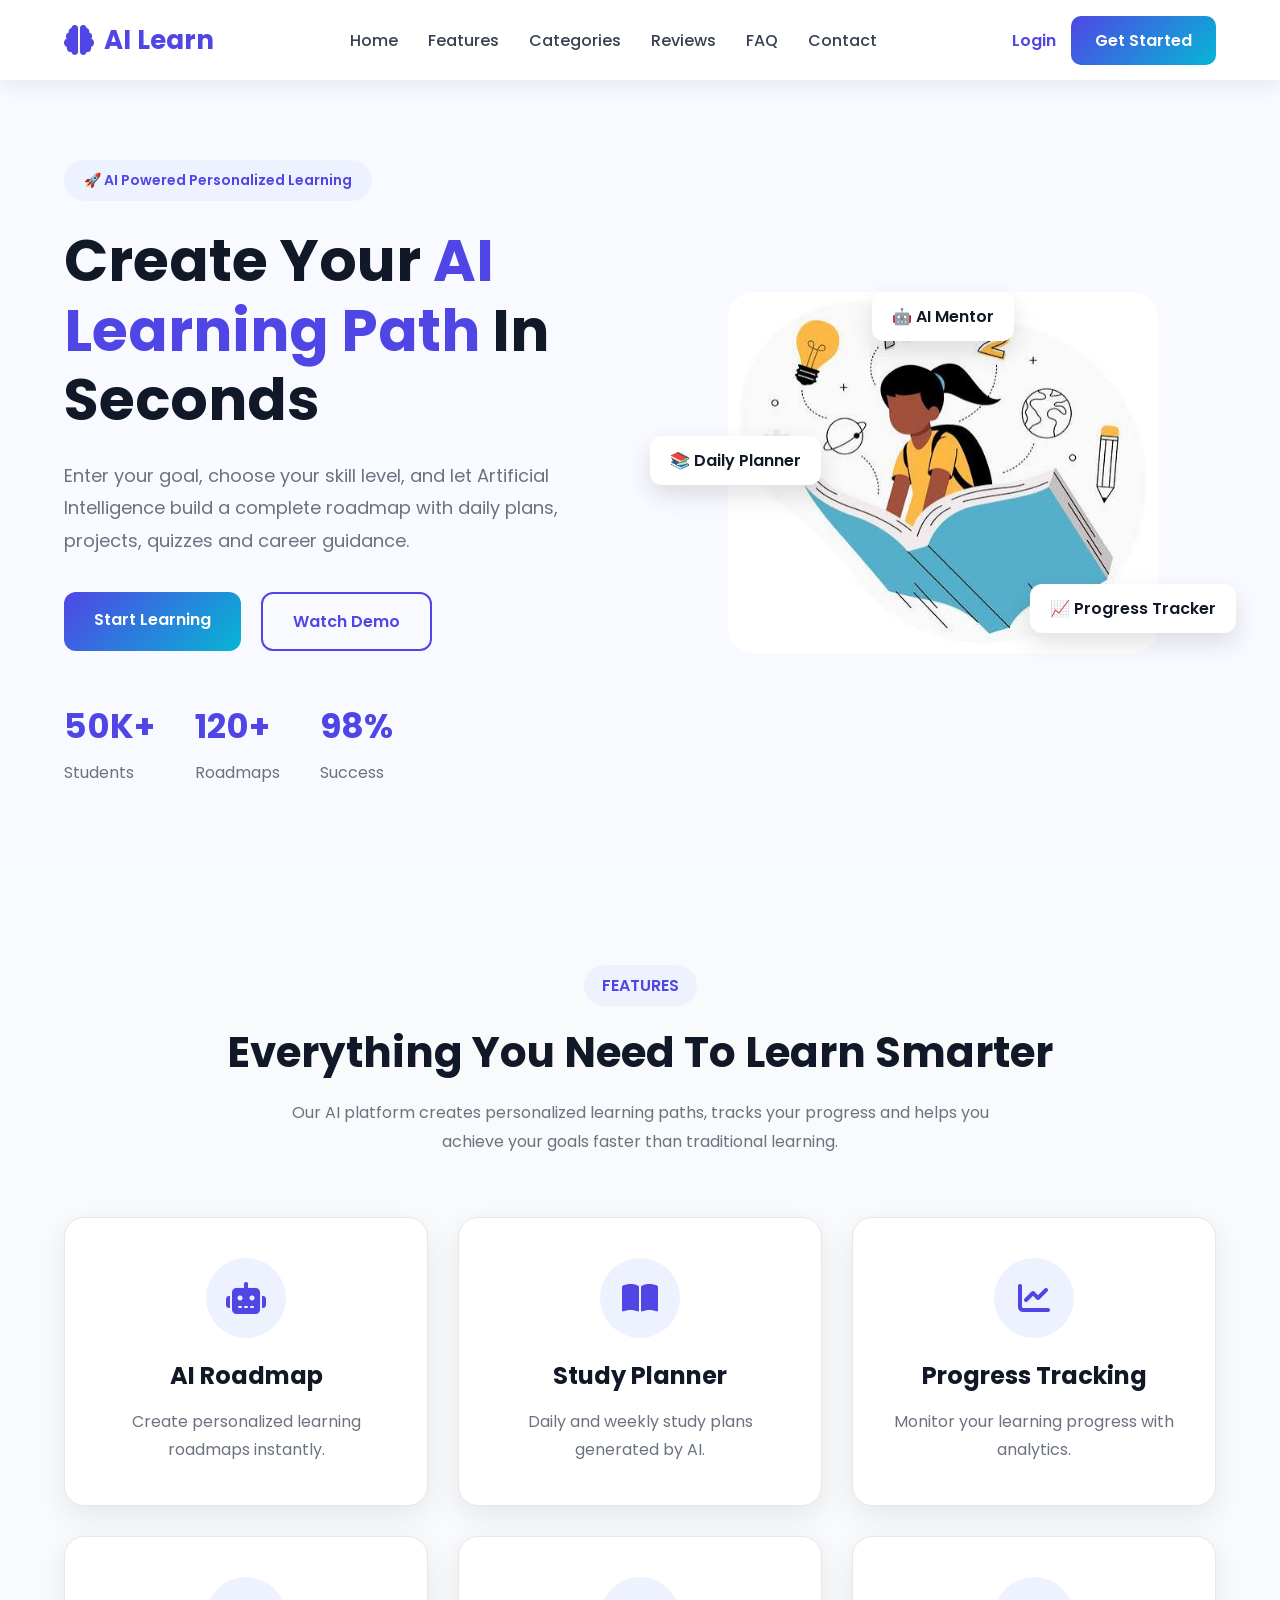
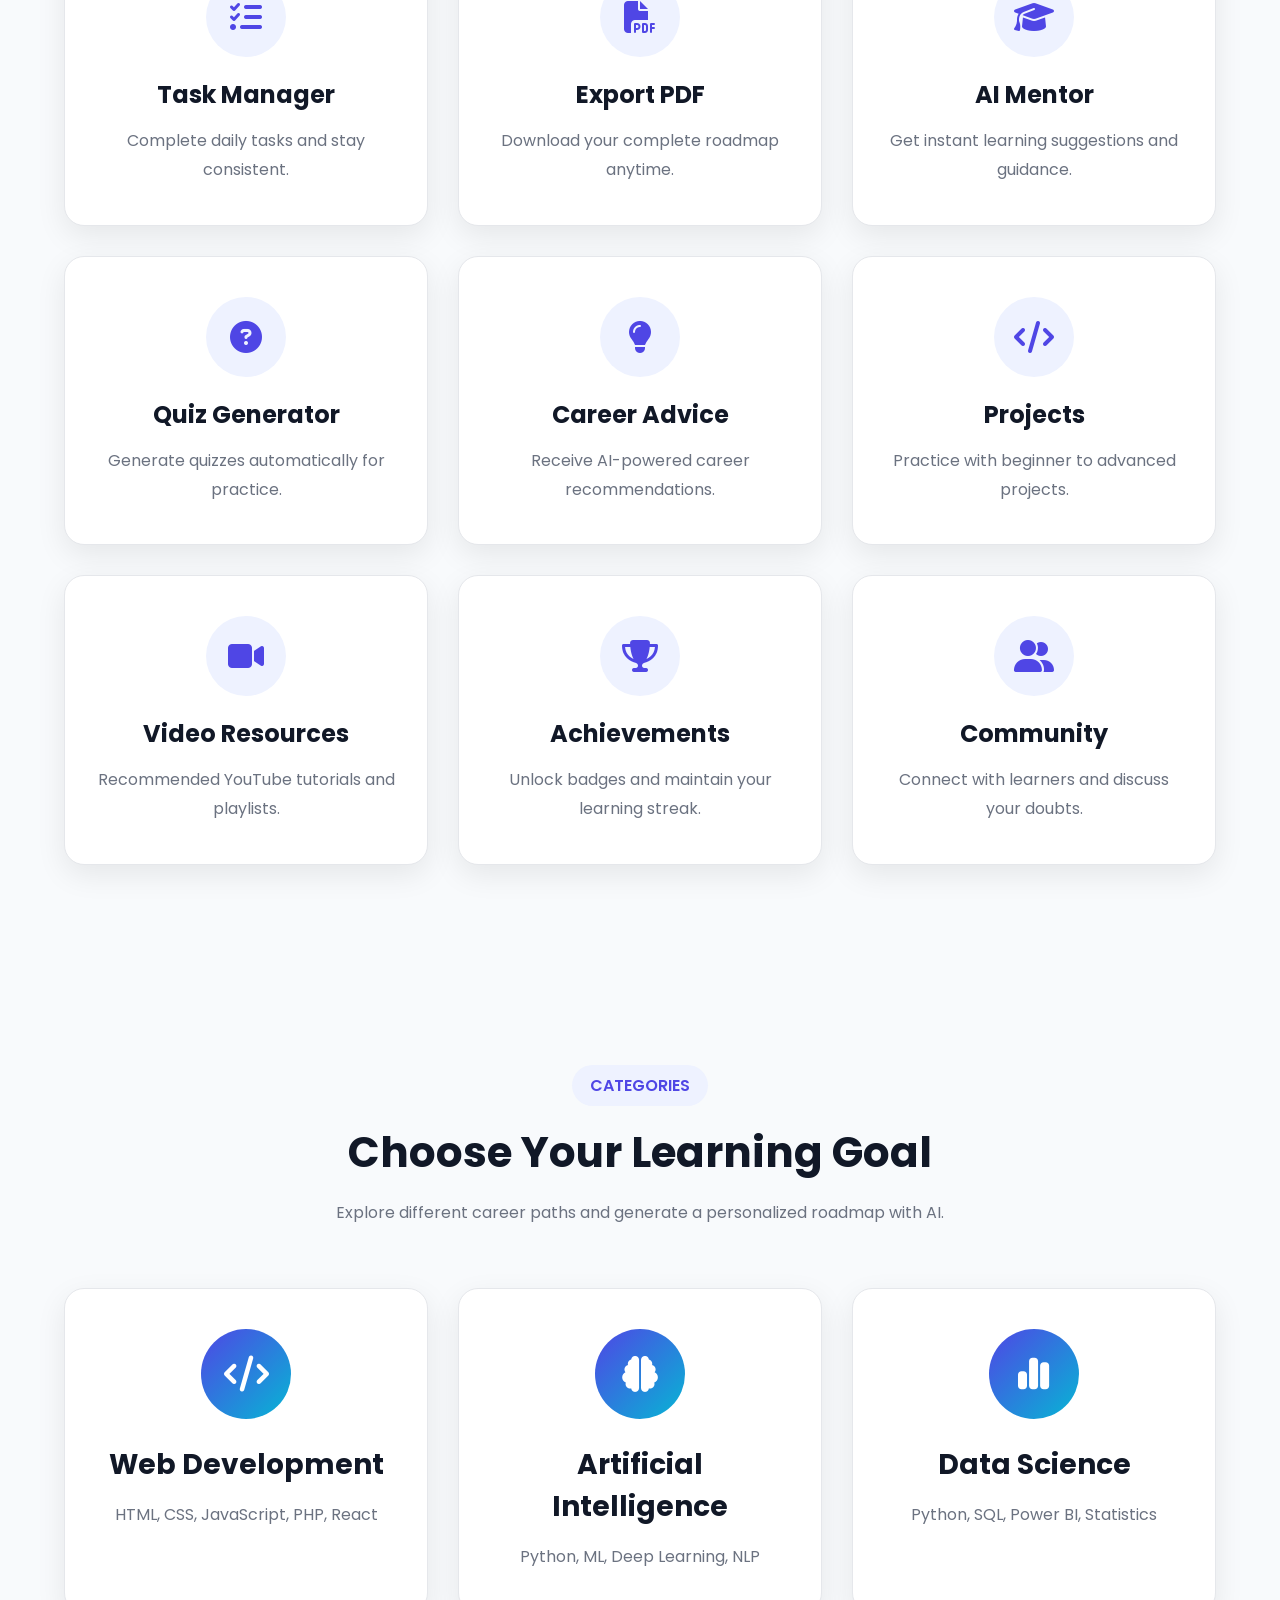
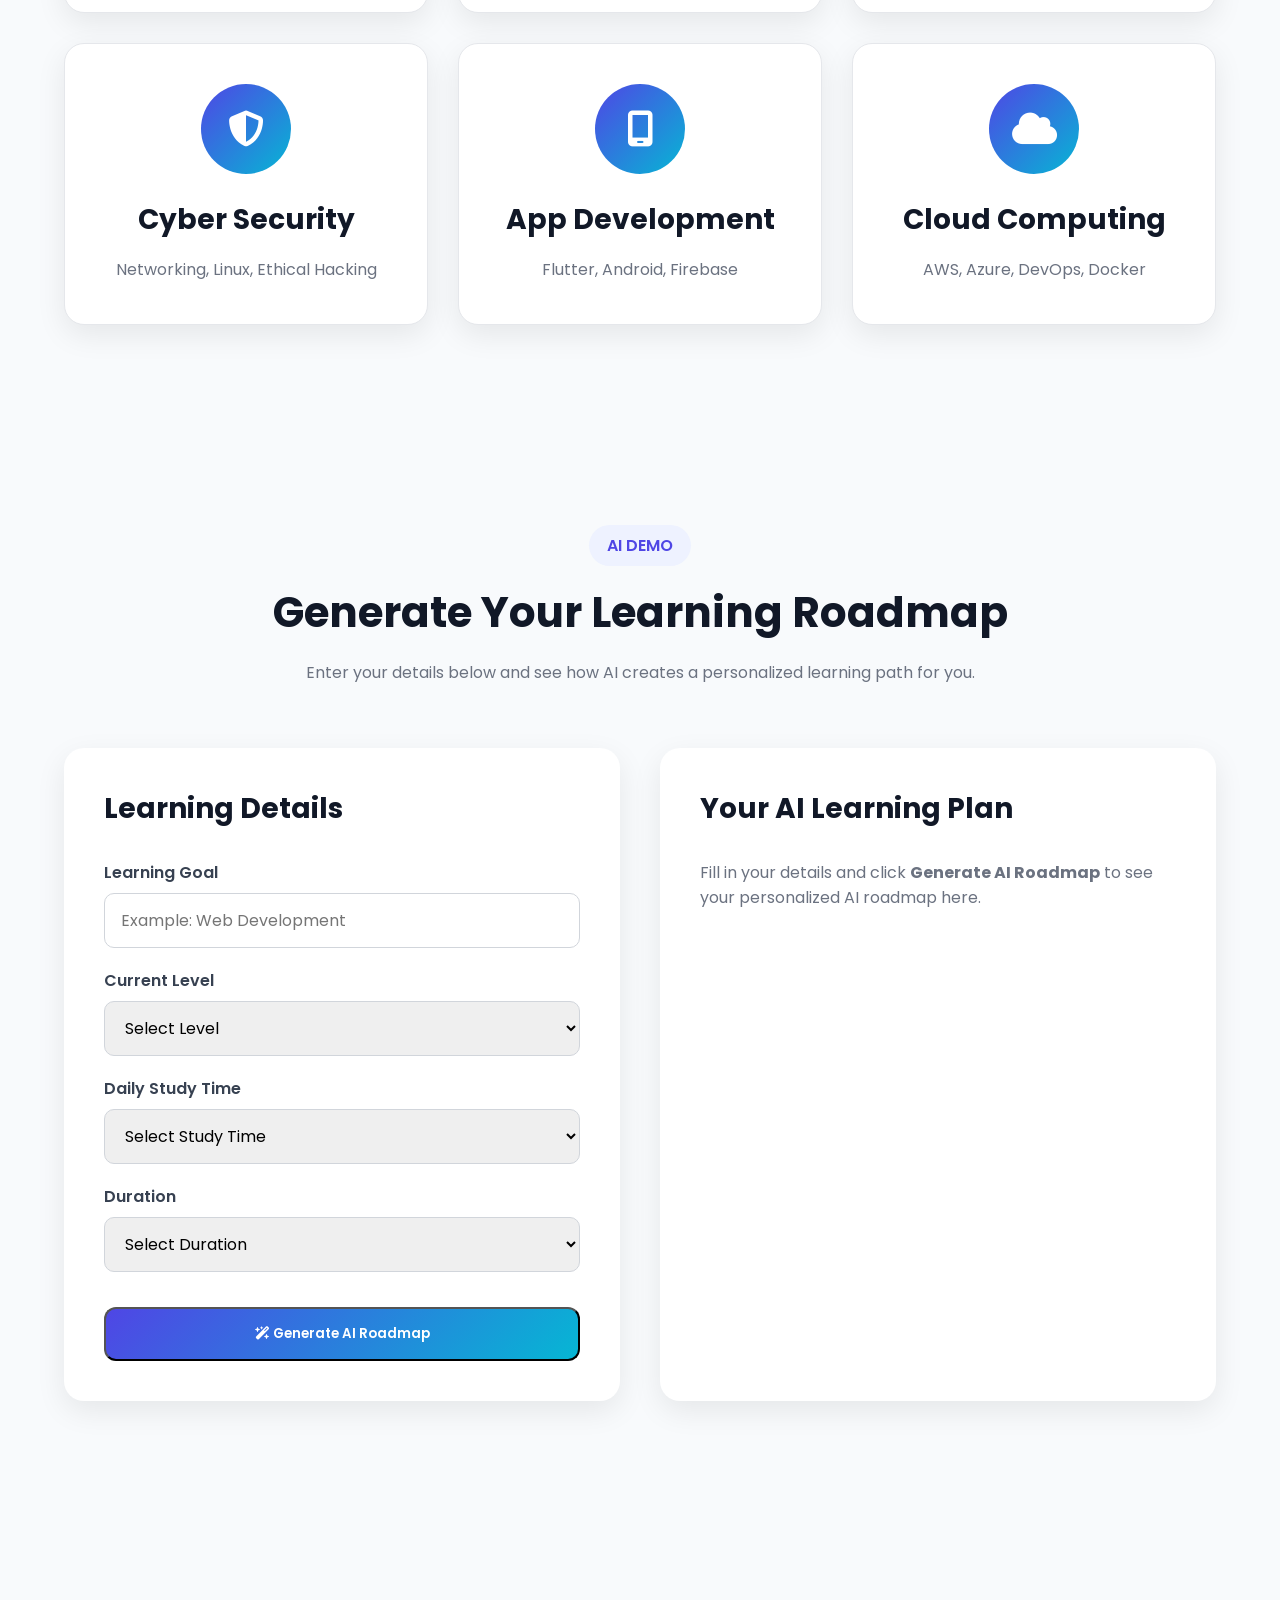
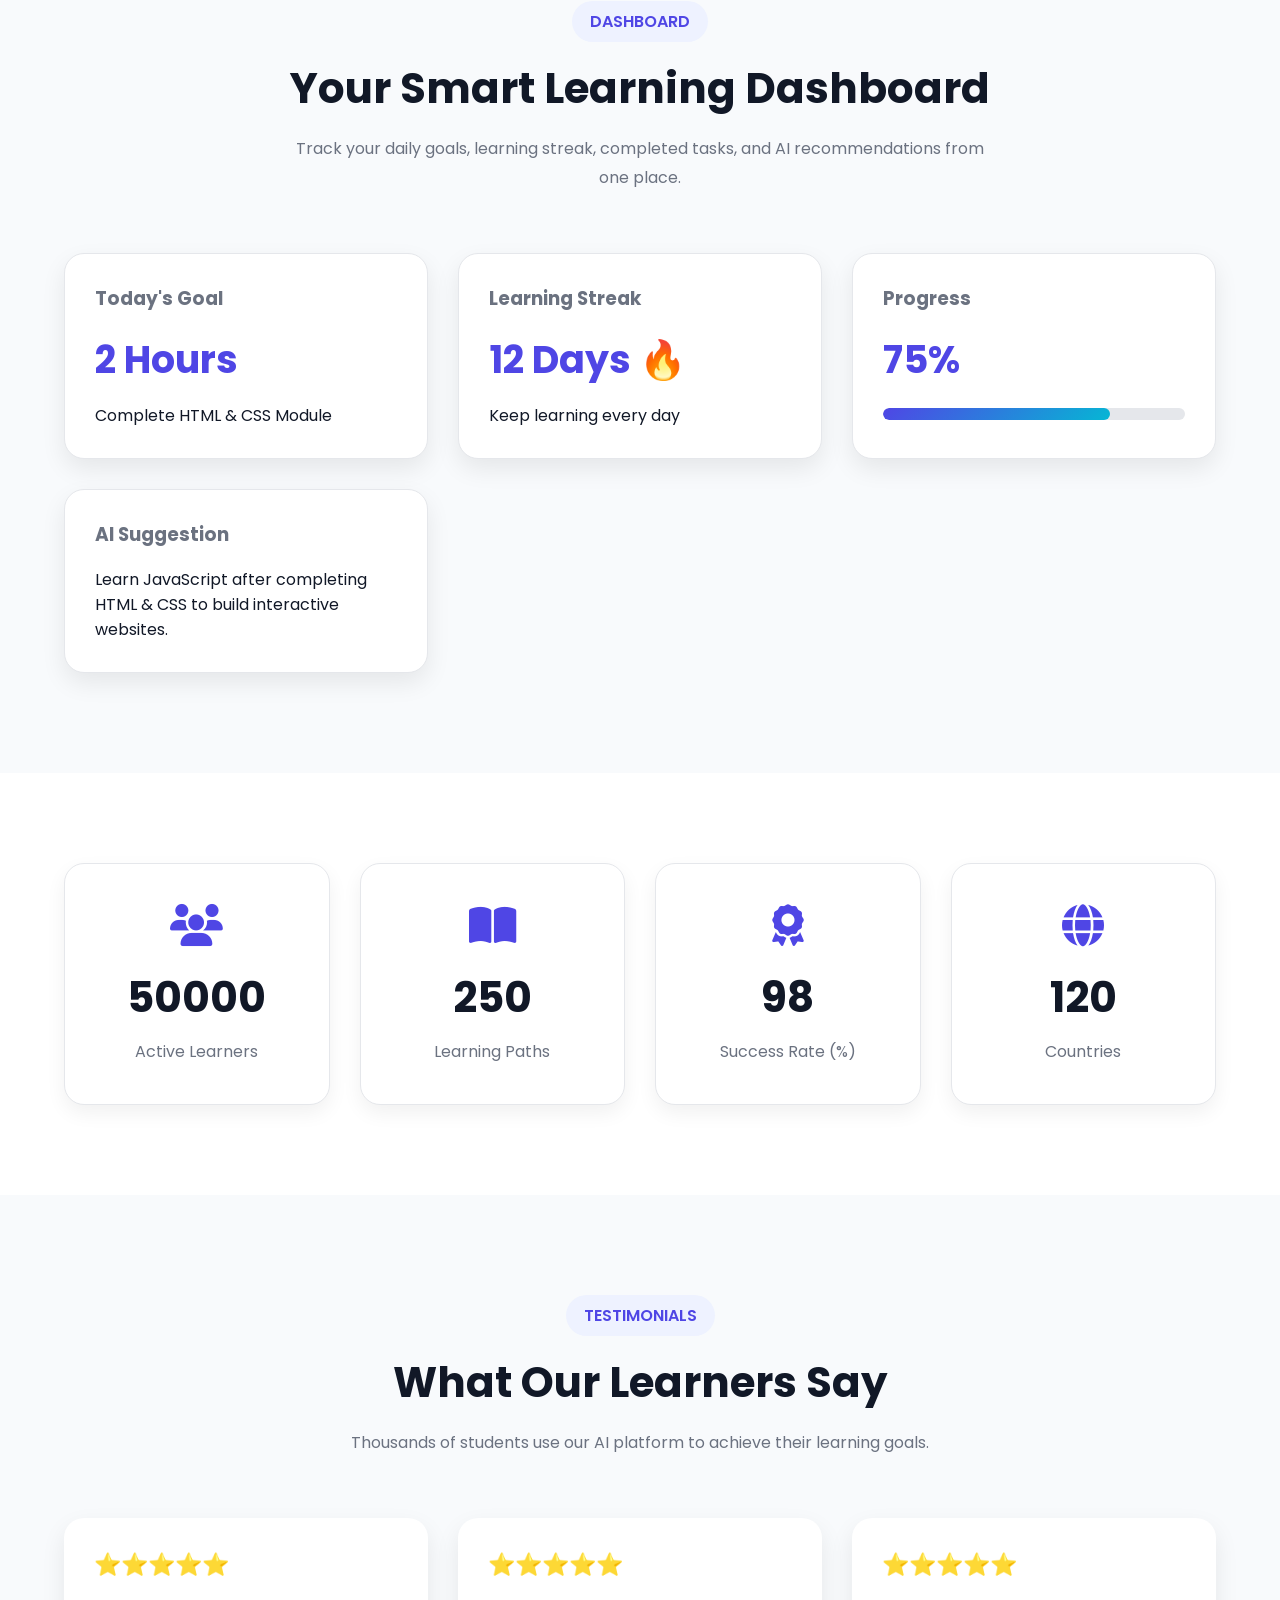
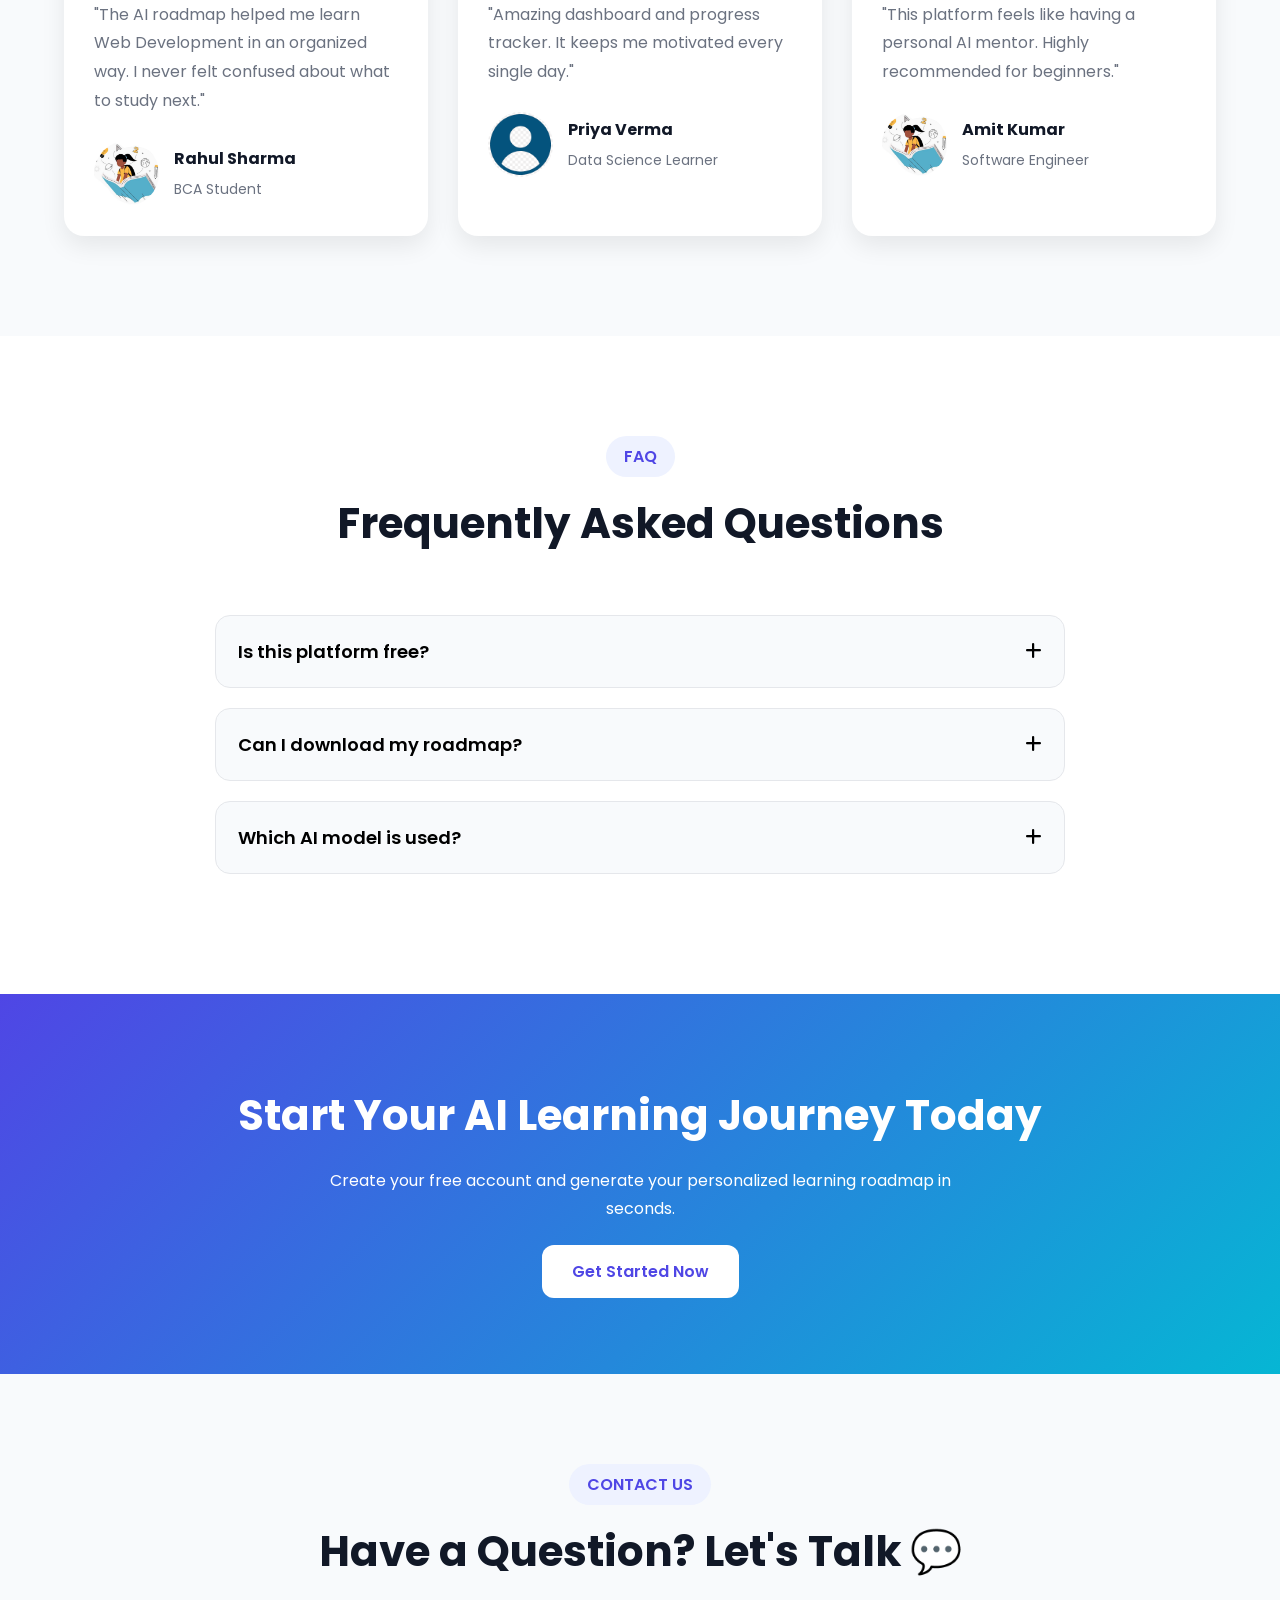
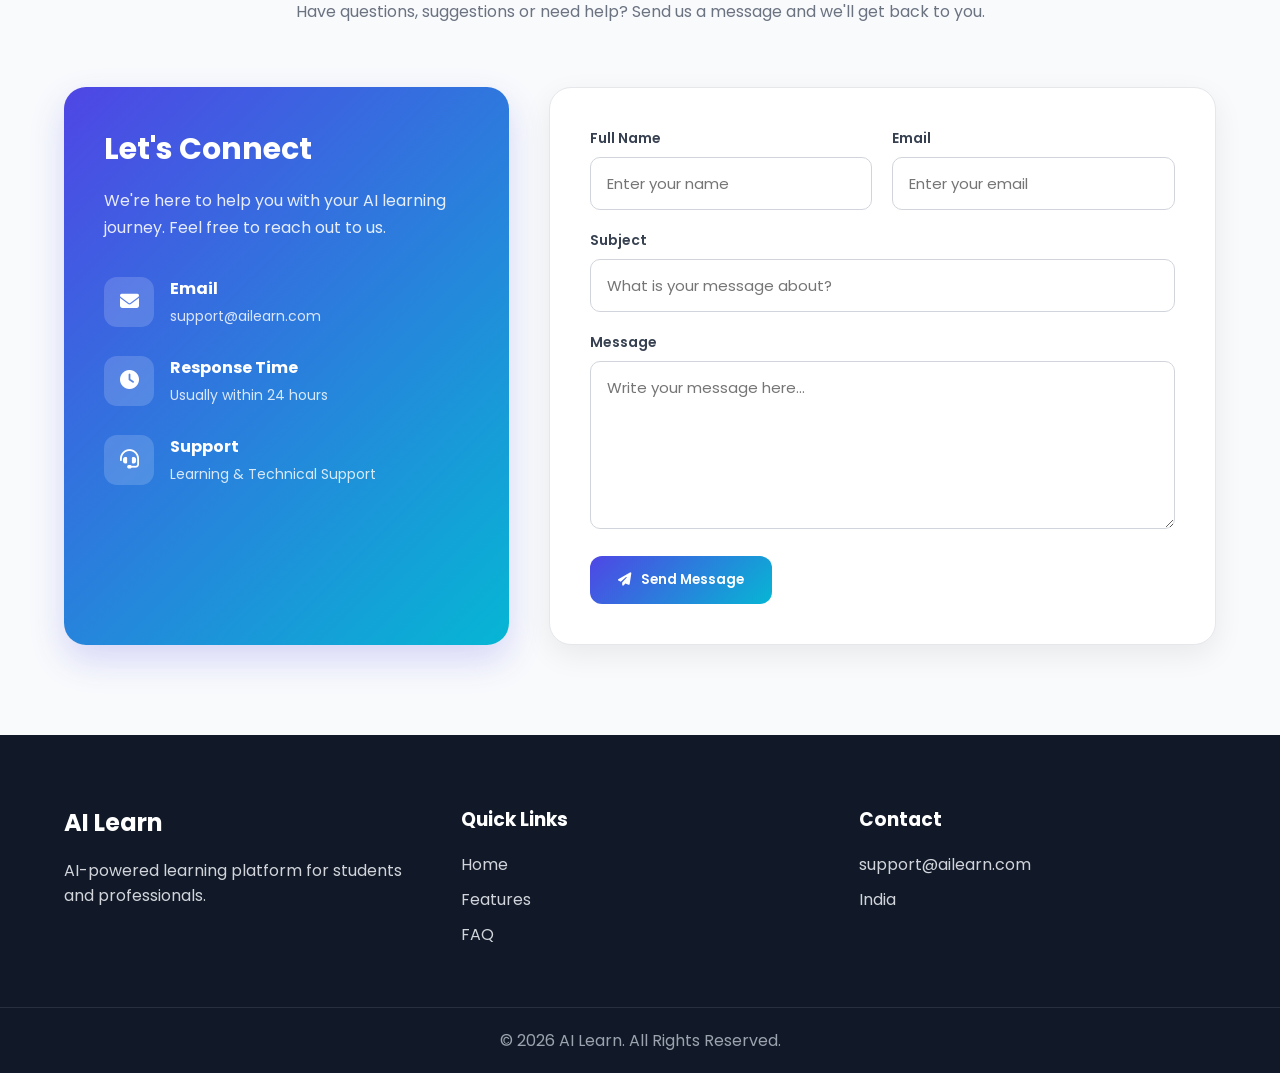
<file: index.html>
<!DOCTYPE html>
<html lang="en">

<head>
    <meta charset="UTF-8">
    <meta name="viewport" content="width=device-width, initial-scale=1.0">

    <title>AI Learning Path Generator</title>

    <meta name="description"
        content="Generate personalized AI learning roadmaps based on your goals.">

    <!-- Google Font -->

    <link rel="preconnect" href="https://fonts.googleapis.com">

    <link rel="preconnect" href="https://fonts.gstatic.com" crossorigin>

    <link href="https://fonts.googleapis.com/css2?family=Poppins:wght@300;400;500;600;700;800&display=swap"
        rel="stylesheet">

    <!-- Font Awesome -->

     <link rel="stylesheet"
        href="https://cdnjs.cloudflare.com/ajax/libs/font-awesome/6.7.2/css/all.min.css">
            <!-- CSS -->

    <link rel="stylesheet" href="assets/css/style.css">

</head>

<body>

    <!-- ================= HEADER ================= -->

<header class="header">

    <div class="container">

        <nav class="navbar">

            <a href="#" class="logo">

                <i class="fa-solid fa-brain"></i>

                <span>AI Learn</span>

            </a>

            <ul class="nav-menu">

                <li><a href="#">Home</a></li>

                <li><a href="#features">Features</a></li>

                <li><a href="#categories">Categories</a></li>

                <li><a href="#reviews">Reviews</a></li>

                <li><a href="#faq">FAQ</a></li>

                <li><a href="#contact">Contact</a></li>

            </ul>

            <div class="nav-right">


                <a href="login.html" class="btn-login">

                    Login

                </a>

                <a href="register.html" class="btn-register">

                    Get Started

                </a>

            </div>

        </nav>

    </div>

</header>



<!-- ================= HERO ================= -->

<section class="hero">

    <div class="container hero-container">

        <div class="hero-content">

            <span class="badge">

                🚀 AI Powered Personalized Learning

            </span>

            <h1>

                Create Your

                <span>AI Learning Path</span>

                In Seconds

            </h1>

            <p>

                Enter your goal, choose your skill level,

                and let Artificial Intelligence build

                a complete roadmap with daily plans,

                projects, quizzes and career guidance.

            </p>

            <div class="hero-buttons">

                <a href="register.html" class="primary-btn">

                    Start Learning

                </a>

                <a href="#demo" class="secondary-btn">

                    Watch Demo

                </a>

            </div>

            <div class="hero-stats">

                <div class="stat">

                    <h2>50K+</h2>

                    <span>Students</span>

                </div>

                <div class="stat">

                    <h2>120+</h2>

                    <span>Roadmaps</span>

                </div>

                <div class="stat">

                    <h2>98%</h2>

                    <span>Success</span>

                </div>

            </div>

        </div>

        <div class="hero-image">

            <img src="assets/images/hero.jpg" alt="AI Illustration">

            <div class="floating-card">

                🤖 AI Mentor

            </div>

            <div class="floating-card second">

                📚 Daily Planner

            </div>

            <div class="floating-card third">

                📈 Progress Tracker

            </div>

        </div>

    </div>

</section>
<!-- ================= FEATURES ================= -->

<section class="features" id="features">

    <div class="container">

        <div class="section-title">

            <span>FEATURES</span>

            <h2>Everything You Need To Learn Smarter</h2>

            <p>
                Our AI platform creates personalized learning paths,
                tracks your progress and helps you achieve your goals
                faster than traditional learning.
            </p>

        </div>

        <div class="feature-grid">

            <div class="feature-card">

                <i class="fa-solid fa-robot"></i>

                <h3>AI Roadmap</h3>

                <p>Create personalized learning roadmaps instantly.</p>

            </div>

            <div class="feature-card">

                <i class="fa-solid fa-book-open"></i>

                <h3>Study Planner</h3>

                <p>Daily and weekly study plans generated by AI.</p>

            </div>

            <div class="feature-card">

                <i class="fa-solid fa-chart-line"></i>

                <h3>Progress Tracking</h3>

                <p>Monitor your learning progress with analytics.</p>

            </div>

            <div class="feature-card">

                <i class="fa-solid fa-list-check"></i>

                <h3>Task Manager</h3>

                <p>Complete daily tasks and stay consistent.</p>

            </div>

            <div class="feature-card">

                <i class="fa-solid fa-file-pdf"></i>

                <h3>Export PDF</h3>

                <p>Download your complete roadmap anytime.</p>

            </div>

            <div class="feature-card">

                <i class="fa-solid fa-graduation-cap"></i>

                <h3>AI Mentor</h3>

                <p>Get instant learning suggestions and guidance.</p>

            </div>

            <div class="feature-card">

                <i class="fa-solid fa-circle-question"></i>

                <h3>Quiz Generator</h3>

                <p>Generate quizzes automatically for practice.</p>

            </div>

            <div class="feature-card">

                <i class="fa-solid fa-lightbulb"></i>

                <h3>Career Advice</h3>

                <p>Receive AI-powered career recommendations.</p>

            </div>

            <div class="feature-card">

                <i class="fa-solid fa-code"></i>

                <h3>Projects</h3>

                <p>Practice with beginner to advanced projects.</p>

            </div>

            <div class="feature-card">

                <i class="fa-solid fa-video"></i>

                <h3>Video Resources</h3>

                <p>Recommended YouTube tutorials and playlists.</p>

            </div>

            <div class="feature-card">

                <i class="fa-solid fa-trophy"></i>

                <h3>Achievements</h3>

                <p>Unlock badges and maintain your learning streak.</p>

            </div>

            <div class="feature-card">

                <i class="fa-solid fa-user-group"></i>

                <h3>Community</h3>

                <p>Connect with learners and discuss your doubts.</p>

            </div>

        </div>

    </div>

</section>
<!-- ================= LEARNING CATEGORIES ================= -->

<section class="categories" id="categories">

    <div class="container">

        <div class="section-title">

            <span>CATEGORIES</span>

            <h2>Choose Your Learning Goal</h2>

            <p>
                Explore different career paths and generate a personalized roadmap with AI.
            </p>

        </div>

        <div class="category-grid">

            <div class="category-card">
                <i class="fa-solid fa-code"></i>
                <h3>Web Development</h3>
                <p>HTML, CSS, JavaScript, PHP, React</p>
            </div>

            <div class="category-card">
                <i class="fa-solid fa-brain"></i>
                <h3>Artificial Intelligence</h3>
                <p>Python, ML, Deep Learning, NLP</p>
            </div>

            <div class="category-card">
                <i class="fa-solid fa-chart-simple"></i>
                <h3>Data Science</h3>
                <p>Python, SQL, Power BI, Statistics</p>
            </div>

            <div class="category-card">
                <i class="fa-solid fa-shield-halved"></i>
                <h3>Cyber Security</h3>
                <p>Networking, Linux, Ethical Hacking</p>
            </div>

            <div class="category-card">
                <i class="fa-solid fa-mobile-screen"></i>
                <h3>App Development</h3>
                <p>Flutter, Android, Firebase</p>
            </div>

            <div class="category-card">
                <i class="fa-solid fa-cloud"></i>
                <h3>Cloud Computing</h3>
                <p>AWS, Azure, DevOps, Docker</p>
            </div>

        </div>

    </div>

</section>
<!-- ================= AI DEMO SECTION ================= -->

<!-- ================= AI DEMO SECTION ================= -->

<section class="ai-demo" id="demo">

    <div class="container">

        <div class="section-title">

            <span>AI DEMO</span>

            <h2>Generate Your Learning Roadmap</h2>

            <p>
                Enter your details below and see how AI creates
                a personalized learning path for you.
            </p>

        </div>


        <div class="demo-wrapper">


            <!-- LEFT FORM -->

            <div class="demo-form">

                <h3>Learning Details</h3>


                <form id="demoForm">


                    <div class="input-group">

                        <label for="demoGoal">
                            Learning Goal
                        </label>

                        <input
                            type="text"
                            id="demoGoal"
                            placeholder="Example: Web Development"
                            required>

                    </div>


                    <div class="input-group">

                        <label for="demoLevel">
                            Current Level
                        </label>

                        <select
                            id="demoLevel"
                            required>

                            <option value="">
                                Select Level
                            </option>

                            <option value="Beginner">
                                Beginner
                            </option>

                            <option value="Intermediate">
                                Intermediate
                            </option>

                            <option value="Advanced">
                                Advanced
                            </option>

                        </select>

                    </div>


                    <div class="input-group">

                        <label for="demoStudy">
                            Daily Study Time
                        </label>

                        <select
                            id="demoStudy"
                            required>

                            <option value="">
                                Select Study Time
                            </option>

                            <option value="1 Hour">
                                1 Hour
                            </option>

                            <option value="2 Hours">
                                2 Hours
                            </option>

                            <option value="3 Hours">
                                3 Hours
                            </option>

                            <option value="4+ Hours">
                                4+ Hours
                            </option>

                        </select>

                    </div>


                    <div class="input-group">

                        <label for="demoDuration">
                            Duration
                        </label>

                        <select
                            id="demoDuration"
                            required>

                            <option value="">
                                Select Duration
                            </option>

                            <option value="30 Days">
                                30 Days
                            </option>

                            <option value="60 Days">
                                60 Days
                            </option>

                            <option value="90 Days">
                                90 Days
                            </option>

                        </select>

                    </div>


                    <button
                        type="submit"
                        class="primary-btn"
                        id="generateRoadmapBtn">

                        <i class="fa-solid fa-wand-magic-sparkles"></i>

                        Generate AI Roadmap

                    </button>


                </form>

            </div>


            <!-- RIGHT OUTPUT -->

            <div class="demo-output">

                <h3>Your AI Learning Plan</h3>

                <p style="color:#6B7280;">
                    Fill in your details and click
                    <strong>Generate AI Roadmap</strong>
                    to see your personalized AI roadmap here.
                </p>

            </div>


        </div>

    </div>

</section>
<!-- ================= DASHBOARD PREVIEW ================= -->

<section class="dashboard-preview">

    <div class="container">

        <div class="section-title">

            <span>DASHBOARD</span>

            <h2>Your Smart Learning Dashboard</h2>

            <p>
                Track your daily goals, learning streak, completed tasks,
                and AI recommendations from one place.
            </p>

        </div>

        <div class="dashboard-grid">

            <div class="dashboard-card">

                <h3>Today's Goal</h3>

                <h1>2 Hours</h1>

                <p>Complete HTML & CSS Module</p>

            </div>

            <div class="dashboard-card">

                <h3>Learning Streak</h3>

                <h1>12 Days 🔥</h1>

                <p>Keep learning every day</p>

            </div>

            <div class="dashboard-card">

                <h3>Progress</h3>

                <h1>75%</h1>

                <div class="progress-bar">

                    <div class="progress-fill"></div>

                </div>

            </div>

            <div class="dashboard-card">

                <h3>AI Suggestion</h3>

                <p>
                    Learn JavaScript after completing HTML & CSS
                    to build interactive websites.
                </p>

            </div>

        </div>

    </div>

</section>
<!-- ================= STATISTICS ================= -->

<section class="statistics">

    <div class="container">

        <div class="stats-grid">

            <div class="stat-box">
                <i class="fa-solid fa-users"></i>
                <h2 class="counter" data-target="50000">0</h2>
                <p>Active Learners</p>
            </div>

            <div class="stat-box">
                <i class="fa-solid fa-book-open"></i>
                <h2 class="counter" data-target="250">0</h2>
                <p>Learning Paths</p>
            </div>

            <div class="stat-box">
                <i class="fa-solid fa-award"></i>
                <h2 class="counter" data-target="98">0</h2>
                <p>Success Rate (%)</p>
            </div>

            <div class="stat-box">
                <i class="fa-solid fa-globe"></i>
                <h2 class="counter" data-target="120">0</h2>
                <p>Countries</p>
            </div>

        </div>

    </div>

</section>
<!-- ================= TESTIMONIALS ================= -->

<section class="testimonials" id="reviews">

    <div class="container">

        <div class="section-title">

            <span>TESTIMONIALS</span>

            <h2>What Our Learners Say</h2>

            <p>Thousands of students use our AI platform to achieve their learning goals.</p>

        </div>

        <div class="testimonial-grid">

            <div class="testimonial-card">

                <div class="stars">
                    ⭐⭐⭐⭐⭐
                </div>

                <p>
                    "The AI roadmap helped me learn Web Development in an organized way.
                    I never felt confused about what to study next."
                </p>

                <div class="user">

                    <img src="assets/images/hero.jpg" alt="User">

                    <div>

                        <h4>Rahul Sharma</h4>

                        <span>BCA Student</span>

                    </div>

                </div>

            </div>

            <div class="testimonial-card">

                <div class="stars">
                    ⭐⭐⭐⭐⭐
                </div>

                <p>
                    "Amazing dashboard and progress tracker.
                    It keeps me motivated every single day."
                </p>

                <div class="user">

                    <img src="assets/images/user.png" alt="User">

                    <div>

                        <h4>Priya Verma</h4>

                        <span>Data Science Learner</span>

                    </div>

                </div>

            </div>

            <div class="testimonial-card">

                <div class="stars">
                    ⭐⭐⭐⭐⭐
                </div>

                <p>
                    "This platform feels like having a personal AI mentor.
                    Highly recommended for beginners."
                </p>

                <div class="user">

                    <img src="assets/images/hero.jpg" alt="User">

                    <div>

                        <h4>Amit Kumar</h4>

                        <span>Software Engineer</span>

                    </div>

                </div>

            </div>

        </div>

    </div>

</section>

<!-- ================= FAQ ================= -->

<section class="faq" id="faq">

    <div class="container">

        <div class="section-title">

            <span>FAQ</span>

            <h2>Frequently Asked Questions</h2>

        </div>

        <div class="faq-container">

            <div class="faq-item">

                <button class="faq-question">
                    Is this platform free?
                    <i class="fa-solid fa-plus"></i>
                </button>

                <div class="faq-answer">
                    <p>Yes. You can generate basic AI learning paths for free.</p>
                </div>

            </div>

            <div class="faq-item">

                <button class="faq-question">
                    Can I download my roadmap?
                    <i class="fa-solid fa-plus"></i>
                </button>

                <div class="faq-answer">
                    <p>Yes. You can export your roadmap as a PDF after generating it.</p>
                </div>

            </div>

            <div class="faq-item">

                <button class="faq-question">
                    Which AI model is used?
                    <i class="fa-solid fa-plus"></i>
                </button>

                <div class="faq-answer">
                    <p>The project will use the Google Gemini API for AI roadmap generation.</p>
                </div>

            </div>

        </div>

    </div>

</section>
<!-- ================= CTA ================= -->

<section class="cta">

    <div class="container">

        <h2>Start Your AI Learning Journey Today</h2>

        <p>
            Create your free account and generate your personalized learning roadmap in seconds.
        </p>

        <a href="register.html" class="primary-btn">
            Get Started Now
        </a>

    </div>

</section>

<style>

/* =========================================
   CONTACT SECTION
========================================= */

.contact {
    padding: 90px 0 !important;
    background: #f8fafc !important;
}

.contact-wrapper {
    width: 100%;
    display: grid !important;
    grid-template-columns: 0.8fr 1.2fr !important;
    gap: 40px !important;
    align-items: stretch !important;
}


/* =========================================
   LEFT CONTACT INFO
========================================= */

.contact-info {
    background: linear-gradient(135deg, #4F46E5, #06B6D4) !important;
    color: #ffffff !important;
    padding: 40px !important;
    border-radius: 22px !important;
    box-shadow: 0 15px 35px rgba(79,70,229,.20) !important;
}

.contact-info h3 {
    color: #ffffff !important;
    font-size: 30px !important;
    margin-bottom: 15px !important;
}

.contact-info > p {
    color: rgba(255,255,255,.88) !important;
    line-height: 1.7 !important;
    margin-bottom: 35px !important;
}


/* =========================================
   CONTACT ITEMS
========================================= */

.contact-item {
    display: flex !important;
    align-items: center !important;
    gap: 16px !important;
    margin-bottom: 28px !important;
}

.contact-icon {
    width: 50px !important;
    height: 50px !important;
    min-width: 50px !important;

    display: flex !important;
    align-items: center !important;
    justify-content: center !important;

    border-radius: 13px !important;
    background: rgba(255,255,255,.16) !important;

    color: #ffffff !important;
    font-size: 19px !important;
}

.contact-item h4 {
    color: #ffffff !important;
    margin: 0 0 5px !important;
}

.contact-item p {
    color: rgba(255,255,255,.82) !important;
    margin: 0 !important;
    font-size: 14px !important;
}


/* =========================================
   RIGHT FORM
========================================= */

.contact-form {
    background: #ffffff !important;
    padding: 40px !important;
    border-radius: 22px !important;

    border: 1px solid #e5e7eb !important;

    box-shadow: 0 10px 30px rgba(0,0,0,.07) !important;
}

.form-row {
    display: grid !important;
    grid-template-columns: 1fr 1fr !important;
    gap: 20px !important;
}

.form-group {
    margin-bottom: 20px !important;
}

.form-group label {
    display: block !important;
    margin-bottom: 8px !important;

    color: #374151 !important;
    font-size: 14px !important;
    font-weight: 600 !important;
}

.form-group input,
.form-group textarea {
    width: 100% !important;
    box-sizing: border-box !important;

    padding: 14px 16px !important;

    border: 1px solid #d1d5db !important;
    border-radius: 10px !important;

    background: #ffffff !important;
    color: #111827 !important;

    font-family: inherit !important;
    font-size: 15px !important;

    outline: none !important;
}

.form-group textarea {
    resize: vertical !important;
    min-height: 140px !important;
}

.form-group input:focus,
.form-group textarea:focus {
    border-color: #4F46E5 !important;
    box-shadow: 0 0 0 3px rgba(79,70,229,.10) !important;
}


/* =========================================
   SEND BUTTON
========================================= */

.contact-btn {
    display: inline-flex !important;
    align-items: center !important;
    justify-content: center !important;
    gap: 10px !important;

    border: none !important;
    cursor: pointer !important;

    padding: 14px 28px !important;
}


/* =========================================
   MOBILE
========================================= */

@media (max-width: 768px) {

    .contact {
        padding: 70px 20px !important;
    }

    .contact-wrapper {
        grid-template-columns: 1fr !important;
    }

    .form-row {
        grid-template-columns: 1fr !important;
        gap: 0 !important;
    }

    .contact-info,
    .contact-form {
        padding: 28px !important;
    }

}

@media (max-width: 480px) {

    .contact-info,
    .contact-form {
        padding: 22px !important;
        border-radius: 16px !important;
    }

    .contact-btn {
        width: 100% !important;
    }

}

</style>
<!-- ================= CONTACT ================= -->

<section class="contact" id="contact">

    <div class="container">

        <div class="section-title">

            <span>CONTACT US</span>

            <h2>Have a Question? Let's Talk 💬</h2>

            <p>
                Have questions, suggestions or need help?
                Send us a message and we'll get back to you.
            </p>

        </div>

        <div class="contact-wrapper">

            <div class="contact-info">

                <h3>Let's Connect</h3>

                <p>
                    We're here to help you with your AI learning
                    journey. Feel free to reach out to us.
                </p>

                <div class="contact-item">

                    <div class="contact-icon">
                        <i class="fa-solid fa-envelope"></i>
                    </div>

                    <div>
                        <h4>Email</h4>
                        <p>support@ailearn.com</p>
                    </div>

                </div>

                <div class="contact-item">

                    <div class="contact-icon">
                        <i class="fa-solid fa-clock"></i>
                    </div>

                    <div>
                        <h4>Response Time</h4>
                        <p>Usually within 24 hours</p>
                    </div>

                </div>

                <div class="contact-item">

                    <div class="contact-icon">
                        <i class="fa-solid fa-headset"></i>
                    </div>

                    <div>
                        <h4>Support</h4>
                        <p>Learning & Technical Support</p>
                    </div>

                </div>

            </div>


            <div class="contact-form">

                <form action="php/contact.php" method="POST">

                    <div class="form-row">

                        <div class="form-group">

                            <label>Full Name</label>

                            <input
                                type="text"
                                name="name"
                                placeholder="Enter your name"
                                required>

                        </div>

                        <div class="form-group">

                            <label>Email</label>

                            <input
                                type="email"
                                name="email"
                                placeholder="Enter your email"
                                required>

                        </div>

                    </div>


                    <div class="form-group">

                        <label>Subject</label>

                        <input
                            type="text"
                            name="subject"
                            placeholder="What is your message about?"
                            required>

                    </div>


                    <div class="form-group">

                        <label>Message</label>

                        <textarea
                            name="message"
                            rows="6"
                            placeholder="Write your message here..."
                            required></textarea>

                    </div>


                    <button
                        type="submit"
                        class="primary-btn contact-btn">

                        <i class="fa-solid fa-paper-plane"></i>

                        Send Message

                    </button>

                </form>

            </div>

        </div>

    </div>

</section>
<!-- ================= FOOTER ================= -->

<footer>

    <div class="container footer-grid">

        <div>

            <h2>AI Learn</h2>

            <p>
                AI-powered learning platform for students and professionals.
            </p>

        </div>

        <div>

            <h3>Quick Links</h3>

            <ul>

                <li><a href="#">Home</a></li>

                <li><a href="#features">Features</a></li>

                <li><a href="#faq">FAQ</a></li>

            </ul>

        </div>

        <div>

            <h3>Contact</h3>

            <p>support@ailearn.com</p>
            <p>India</p>

        </div>

    </div>

    <div class="copyright">

        © 2026 AI Learn. All Rights Reserved.

    </div>

</footer>

 <script src="assets/js/script.js?v=2"></script>
</body>

</html>
</file>
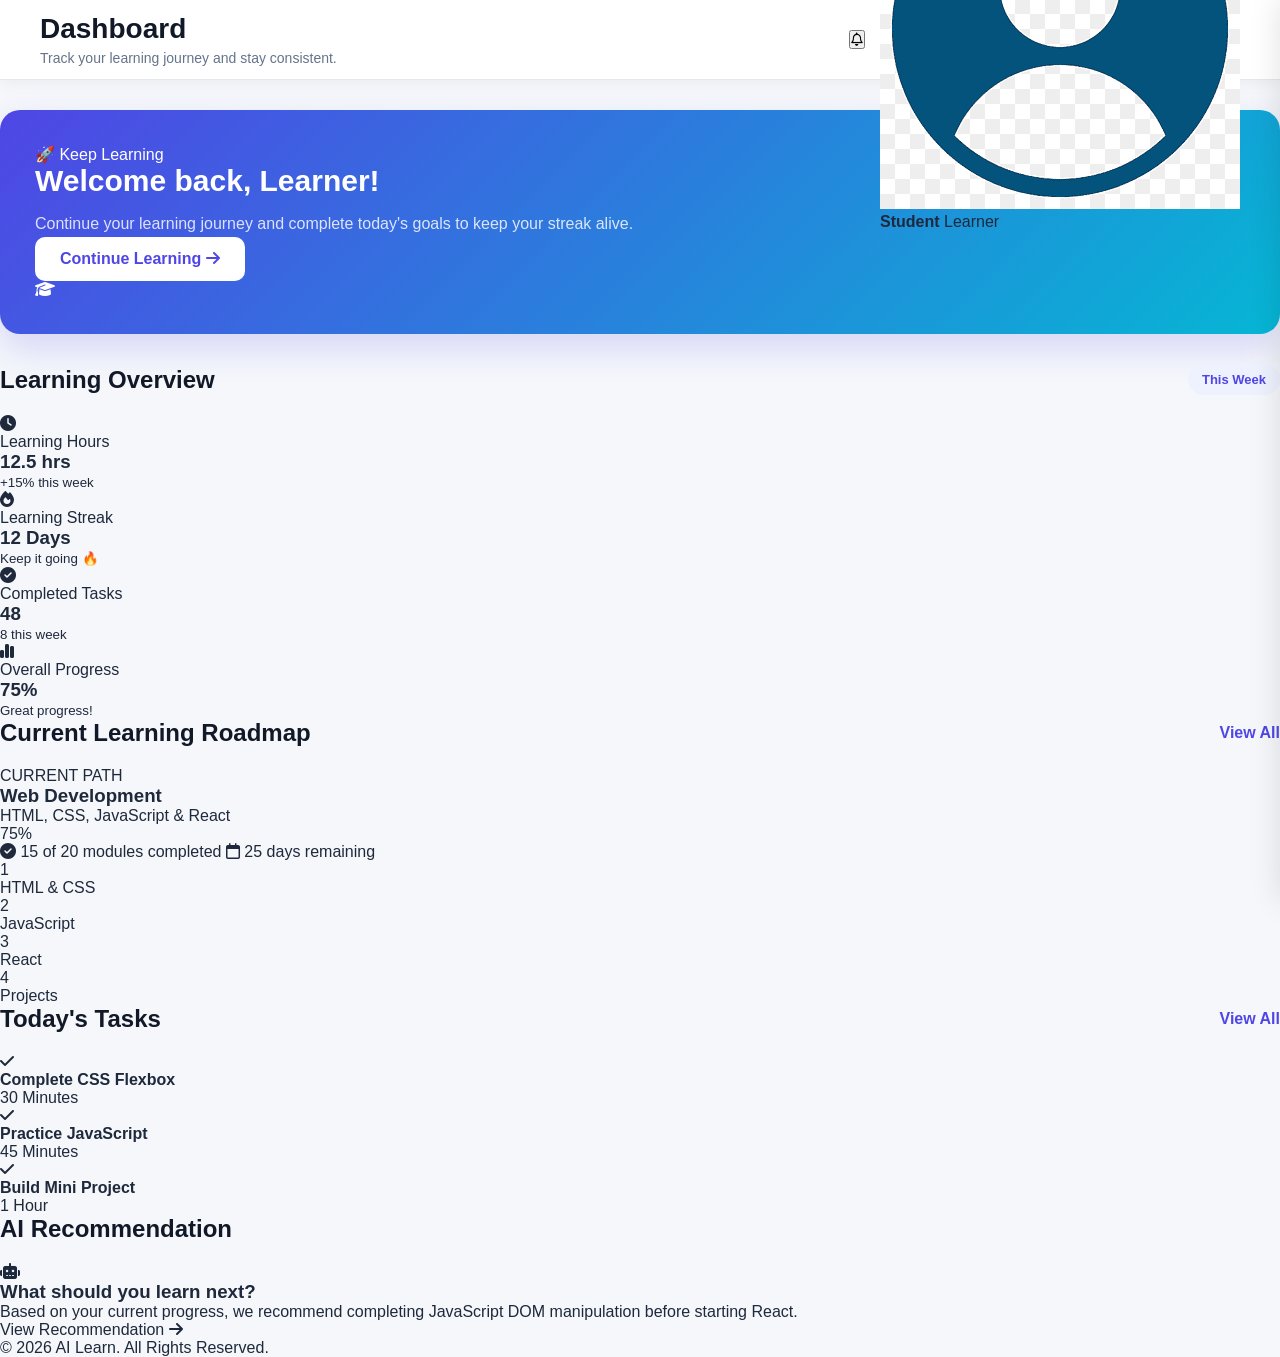
<file: dashboard.html>
<!DOCTYPE html>
<html lang="en">

<head>

    <meta charset="UTF-8">

    <meta name="viewport" content="width=device-width, initial-scale=1.0">

    <title>AI Learn - Dashboard</title>

    <!-- Google Font -->
    <link rel="preconnect" href="https://fonts.googleapis.com">

    <link rel="preconnect" href="https://fonts.gstatic.com" crossorigin>

    <link href="https://fonts.googleapis.com/css2?family=Poppins:wght@300;400;500;600;700;800&display=swap"
        rel="stylesheet">

    <!-- Font Awesome -->
    <link rel="stylesheet"
        href="https://cdnjs.cloudflare.com/ajax/libs/font-awesome/6.7.2/css/all.min.css">

    <!-- Dashboard CSS -->
   <link rel="stylesheet" href="assets/css/dashboard.css">

</head>

<body>

    <!-- ================= SIDEBAR ================= -->

    <aside class="sidebar">

        <div class="sidebar-logo">

            <i class="fa-solid fa-brain"></i>

            <span>AI Learn</span>

        </div>


        <nav class="sidebar-nav">

            <a href="dashboard.html" class="nav-link active">

                <i class="fa-solid fa-chart-pie"></i>

                <span>Dashboard</span>

            </a>


            <a href="#" class="nav-link">

                <i class="fa-solid fa-road"></i>

                <span>My Roadmap</span>

            </a>


            <a href="#" class="nav-link">

                <i class="fa-solid fa-list-check"></i>

                <span>My Tasks</span>

            </a>


            <a href="#" class="nav-link">

                <i class="fa-solid fa-chart-line"></i>

                <span>Progress</span>

            </a>


            <a href="#" class="nav-link">

                <i class="fa-solid fa-robot"></i>

                <span>AI Mentor</span>

            </a>


            <a href="#" class="nav-link">

                <i class="fa-solid fa-user"></i>

                <span>Profile</span>

            </a>


            <a href="#" class="nav-link">

                <i class="fa-solid fa-gear"></i>

                <span>Settings</span>

            </a>

        </nav>


        <div class="sidebar-bottom">

            <a href="index.html" class="nav-link">

                <i class="fa-solid fa-house"></i>

                <span>Back to Home</span>

            </a>


            <a href="php/logout.php" class="nav-link logout-link">

                <i class="fa-solid fa-right-from-bracket"></i>

                <span>Logout</span>

            </a>

        </div>

    </aside>


    <!-- ================= MAIN CONTENT ================= -->

    <main class="main-content">


        <!-- TOP NAVBAR -->

        <header class="dashboard-header">

            <div>

                <h1>Dashboard</h1>

                <p>Track your learning journey and stay consistent.</p>

            </div>


            <div class="header-right">

                <button class="notification-btn">

                    <i class="fa-regular fa-bell"></i>

                    <span class="notification-dot"></span>

                </button>


                <div class="profile">

                    <img src="assets/images/user.png" alt="User">

                    <div class="profile-info">

                        <strong>Student</strong>

                        <span>Learner</span>

                    </div>

                </div>

            </div>

        </header>


        <!-- ================= WELCOME ================= -->

        <section class="welcome-card">

            <div class="welcome-content">

                <span>🚀 Keep Learning</span>

                <h2>Welcome back, Learner!</h2>

                <p>
                    Continue your learning journey and complete
                    today's goals to keep your streak alive.
                </p>

                <a href="#" class="dashboard-btn">

                    Continue Learning

                    <i class="fa-solid fa-arrow-right"></i>

                </a>

            </div>


            <div class="welcome-icon">

                <i class="fa-solid fa-graduation-cap"></i>

            </div>

        </section>


        <!-- ================= OVERVIEW ================= -->

        <section class="overview-section">

            <div class="section-heading">

                <h2>Learning Overview</h2>

                <span>This Week</span>

            </div>


            <div class="overview-grid">


                <div class="overview-card">

                    <div class="overview-icon purple">

                        <i class="fa-solid fa-clock"></i>

                    </div>

                    <div>

                        <span>Learning Hours</span>

                        <h3>12.5 hrs</h3>

                        <small>+15% this week</small>

                    </div>

                </div>


                <div class="overview-card">

                    <div class="overview-icon blue">

                        <i class="fa-solid fa-fire"></i>

                    </div>

                    <div>

                        <span>Learning Streak</span>

                        <h3>12 Days</h3>

                        <small>Keep it going 🔥</small>

                    </div>

                </div>


                <div class="overview-card">

                    <div class="overview-icon green">

                        <i class="fa-solid fa-circle-check"></i>

                    </div>

                    <div>

                        <span>Completed Tasks</span>

                        <h3>48</h3>

                        <small>8 this week</small>

                    </div>

                </div>


                <div class="overview-card">

                    <div class="overview-icon orange">

                        <i class="fa-solid fa-chart-simple"></i>

                    </div>

                    <div>

                        <span>Overall Progress</span>

                        <h3>75%</h3>

                        <small>Great progress!</small>

                    </div>

                </div>

            </div>

        </section>


        <!-- ================= ROADMAP ================= -->

        <section class="dashboard-section">

            <div class="section-heading">

                <h2>Current Learning Roadmap</h2>

                <a href="#">View All</a>

            </div>


            <div class="roadmap-dashboard-card">


                <div class="roadmap-top">

                    <div>

                        <span class="roadmap-label">CURRENT PATH</span>

                        <h3>Web Development</h3>

                        <p>HTML, CSS, JavaScript & React</p>

                    </div>

                    <div class="roadmap-percent">

                        75%

                    </div>

                </div>


                <div class="dashboard-progress">

                    <div class="dashboard-progress-fill"></div>

                </div>


                <div class="roadmap-info">

                    <span>
                        <i class="fa-solid fa-circle-check"></i>
                        15 of 20 modules completed
                    </span>

                    <span>
                        <i class="fa-regular fa-calendar"></i>
                        25 days remaining
                    </span>

                </div>


                <div class="roadmap-steps">

                    <div class="roadmap-step completed">

                        <span>1</span>

                        <p>HTML & CSS</p>

                    </div>


                    <div class="roadmap-step completed">

                        <span>2</span>

                        <p>JavaScript</p>

                    </div>


                    <div class="roadmap-step active">

                        <span>3</span>

                        <p>React</p>

                    </div>


                    <div class="roadmap-step">

                        <span>4</span>

                        <p>Projects</p>

                    </div>

                </div>

            </div>

        </section>


        <!-- ================= BOTTOM GRID ================= -->

        <div class="dashboard-bottom-grid">


            <!-- TODAY'S TASKS -->

            <section class="dashboard-section tasks-section">

                <div class="section-heading">

                    <h2>Today's Tasks</h2>

                    <a href="#">View All</a>

                </div>


                <div class="task-list">


                    <div class="task-item">

                        <div class="task-check">

                            <i class="fa-solid fa-check"></i>

                        </div>

                        <div class="task-content">

                            <h4>Complete CSS Flexbox</h4>

                            <span>30 Minutes</span>

                        </div>

                    </div>


                    <div class="task-item">

                        <div class="task-check">

                            <i class="fa-solid fa-check"></i>

                        </div>

                        <div class="task-content">

                            <h4>Practice JavaScript</h4>

                            <span>45 Minutes</span>

                        </div>

                    </div>


                    <div class="task-item">

                        <div class="task-check">

                            <i class="fa-solid fa-check"></i>

                        </div>

                        <div class="task-content">

                            <h4>Build Mini Project</h4>

                            <span>1 Hour</span>

                        </div>

                    </div>


                </div>

            </section>


            <!-- AI RECOMMENDATION -->

            <section class="dashboard-section ai-recommendation">

                <div class="section-heading">

                    <h2>AI Recommendation</h2>

                </div>


                <div class="ai-card">

                    <div class="ai-icon">

                        <i class="fa-solid fa-robot"></i>

                    </div>

                    <h3>What should you learn next?</h3>

                    <p>
                        Based on your current progress,
                        we recommend completing JavaScript
                        DOM manipulation before starting React.
                    </p>

                    <a href="#" class="ai-btn">

                        View Recommendation

                        <i class="fa-solid fa-arrow-right"></i>

                    </a>

                </div>

            </section>

        </div>


        <!-- ================= FOOTER ================= -->

        <footer class="dashboard-footer">

            <p>
                © 2026 AI Learn. All Rights Reserved.
            </p>

        </footer>


    </main>


    <!-- Dashboard JavaScript -->
    <script src="assets/js/dashboard.js"></script>

</body>

</html>
</file>
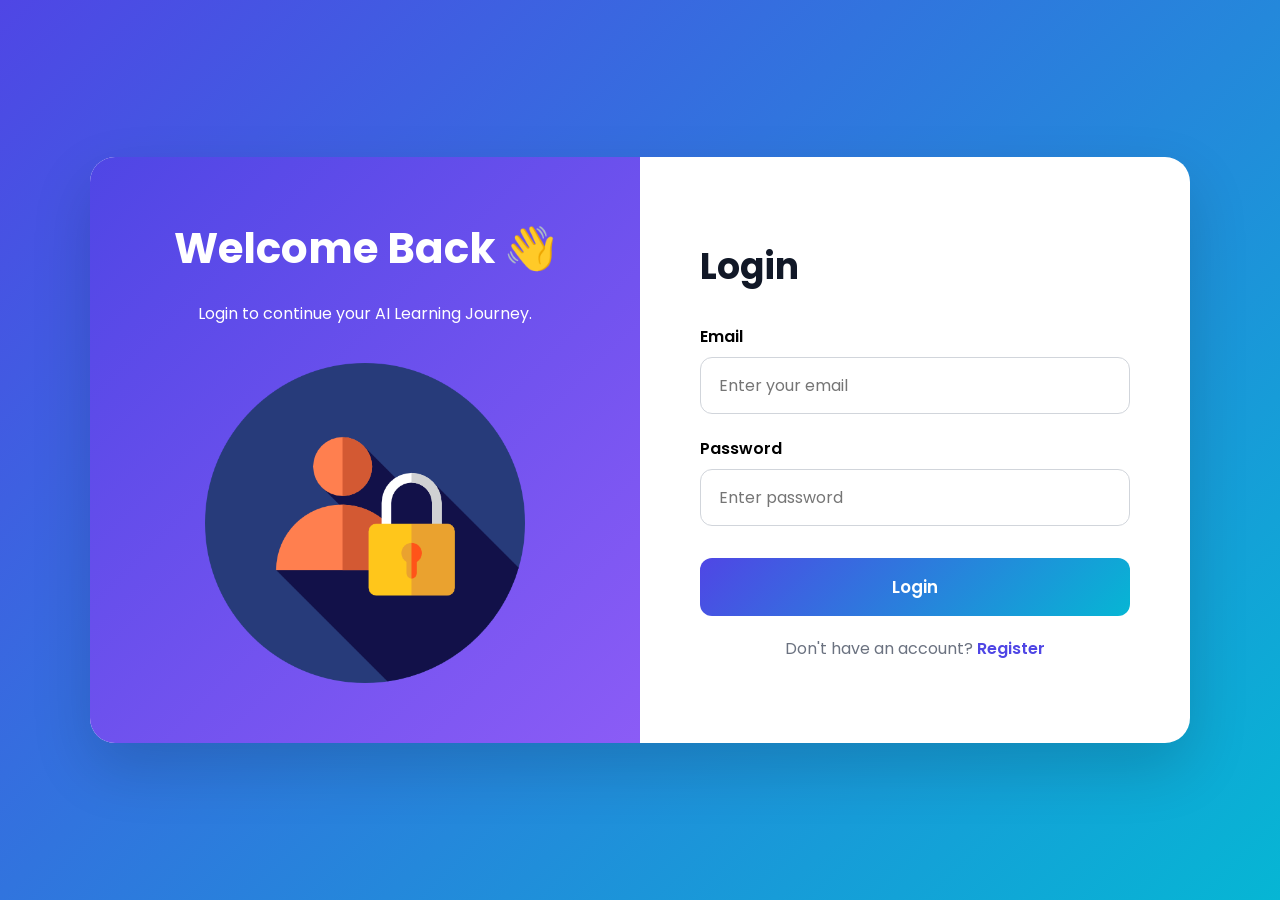
<file: login.html>
<!DOCTYPE html>
<html lang="en">
<head>

<meta charset="UTF-8">
<meta name="viewport" content="width=device-width, initial-scale=1.0">

<title>Login | AI Learning Path Generator</title>

<link rel="stylesheet" href="assets/css/auth.css">

<link rel="stylesheet"
href="https://cdnjs.cloudflare.com/ajax/libs/font-awesome/6.7.2/css/all.min.css">

</head>

<body>

<div class="auth-container">

<div class="left-panel">

<h1>Welcome Back 👋</h1>

<p>

Login to continue your AI Learning Journey.

</p>

<img src="assets/images/login.png" alt="Login">

</div>

<div class="right-panel">

<form action="php/login.php" method="POST">

<h2>Login</h2>

<div class="input-box">

<label>Email</label>

<input
type="email"
name="email"
placeholder="Enter your email"
required>

</div>

<div class="input-box">

<label>Password</label>

<input
type="password"
name="password"
placeholder="Enter password"
required>

</div>

<button type="submit">

Login

</button>

<p>

Don't have an account?

<a href="register.html">

Register

</a>

</p>

</form>

</div>

</div>

</body>
</html>
</file>
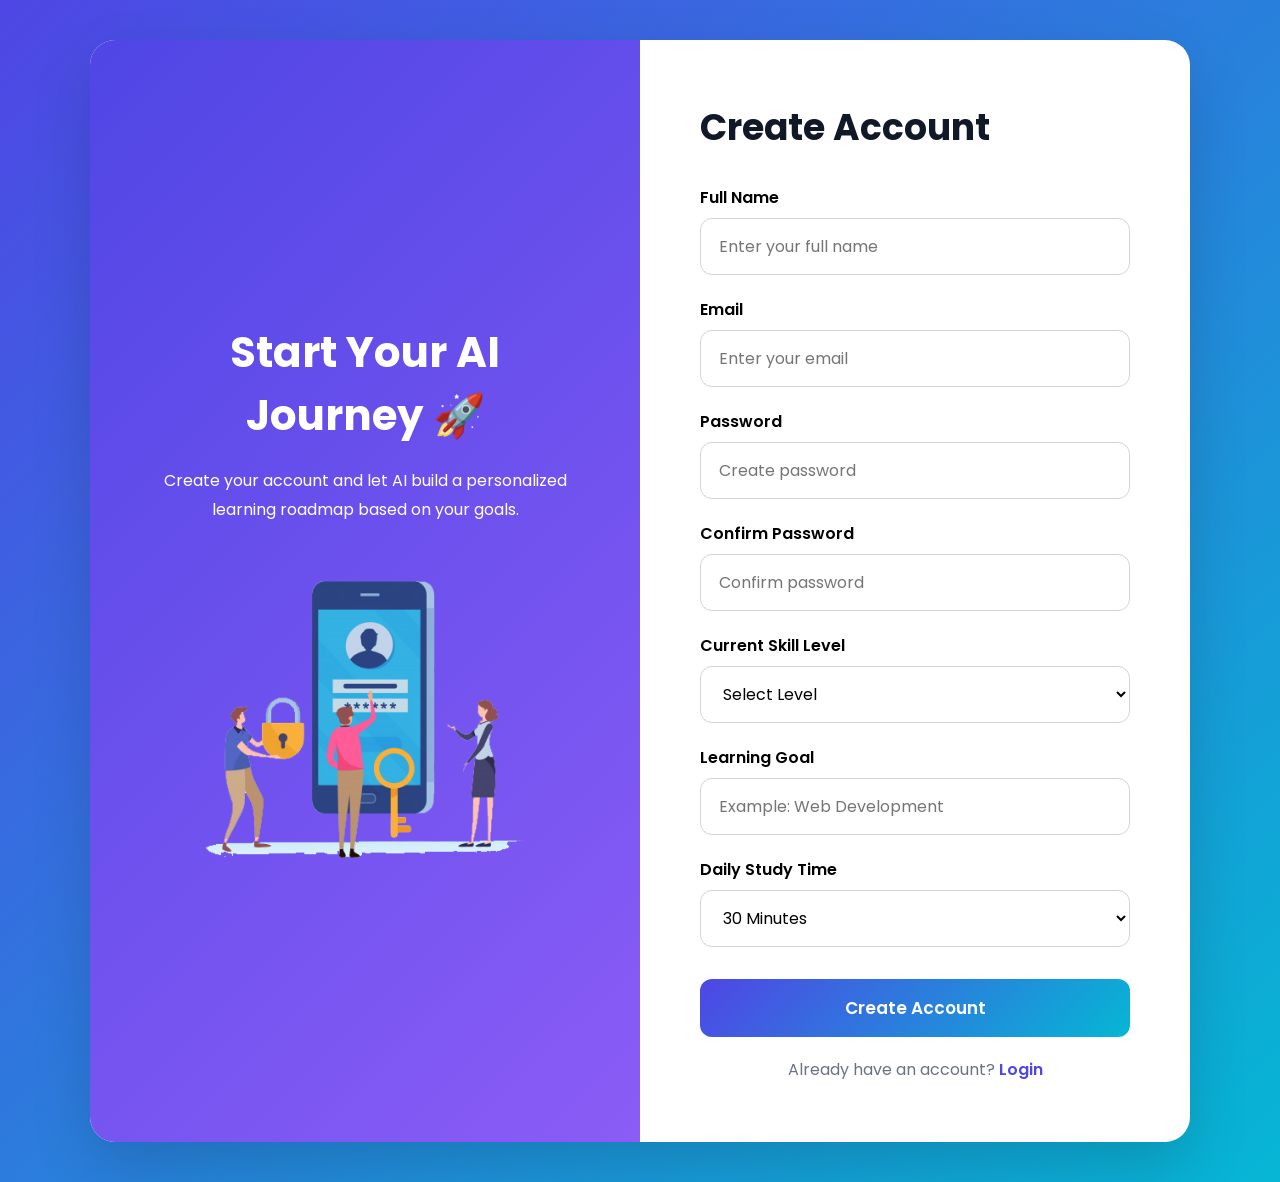
<file: register.html>
<!DOCTYPE html>
<html lang="en">

<head>

    <meta charset="UTF-8">
    <meta name="viewport" content="width=device-width, initial-scale=1.0">

    <title>Register | AI Learning Path Generator</title>

    <link rel="stylesheet" href="assets/css/auth.css">

    <link rel="stylesheet"
        href="https://cdnjs.cloudflare.com/ajax/libs/font-awesome/6.7.2/css/all.min.css">

</head>

<body>

    <div class="auth-container">

        <!-- Left Side -->

        <div class="left-panel">

            <h1>Start Your AI Journey 🚀</h1>

            <p>

                Create your account and let AI build a personalized
                learning roadmap based on your goals.

            </p>

            <img src="assets/images/register.png" alt="Register">

        </div>

        <!-- Right Side -->

        <div class="right-panel">

            <form action="php/register.php" method="POST">

                <h2>Create Account</h2>

                <div class="input-box">

                    <label>Full Name</label>

                    <input
                        type="text"
                        name="fullname"
                        placeholder="Enter your full name"
                        required>

                </div>

                <div class="input-box">

                    <label>Email</label>

                    <input
                        type="email"
                        name="email"
                        placeholder="Enter your email"
                        required>

                </div>

                <div class="input-box">

                    <label>Password</label>

                    <input
                        type="password"
                        name="password"
                        placeholder="Create password"
                        required>

                </div>

                <div class="input-box">

                    <label>Confirm Password</label>

                    <input
                        type="password"
                        name="confirm_password"
                        placeholder="Confirm password"
                        required>

                </div>

                <div class="input-box">

                    <label>Current Skill Level</label>

                    <select name="skill_level" required>

                        <option value="">Select Level</option>
                        <option>Beginner</option>
                        <option>Intermediate</option>
                        <option>Advanced</option>

                    </select>

                </div>

                <div class="input-box">

                    <label>Learning Goal</label>

                    <input
                        type="text"
                        name="goal"
                        placeholder="Example: Web Development">

                </div>

                <div class="input-box">

                    <label>Daily Study Time</label>

                    <select name="study_time">

                        <option>30 Minutes</option>
                        <option>1 Hour</option>
                        <option>2 Hours</option>
                        <option>3+ Hours</option>

                    </select>

                </div>

                <button type="submit">

                    Create Account

                </button>

                <p>

                    Already have an account?

                    <a href="login.html">

                        Login

                    </a>

                </p>

            </form>

        </div>

    </div>

</body>

</html>
</file>
<file: assets/css/style.css>
/* ==========================================
   AI LEARNING PATH GENERATOR
   GLOBAL STYLES
========================================== */

@import url('https://fonts.googleapis.com/css2?family=Poppins:wght@300;400;500;600;700;800&display=swap');

*{
    margin:0;
    padding:0;
    box-sizing:border-box;
    font-family:'Poppins',sans-serif;
}

html{
    scroll-behavior:smooth;
}

body{
    background:#f8faff;
    color:#111827;
    overflow-x:hidden;
}

a{
    text-decoration:none;
}

ul{
    list-style:none;
}

img{
    max-width:100%;
    display:block;
}

.container{
    width:90%;
    max-width:1200px;
    margin:auto;
}

/* ================= HEADER ================= */

.header{
    position:sticky;
    top:0;
    width:100%;
    background:#ffffff;
    box-shadow:0 5px 20px rgba(0,0,0,.08);
    z-index:1000;
}

.navbar{
    height:80px;
    display:flex;
    justify-content:space-between;
    align-items:center;
}

.logo{
    display:flex;
    align-items:center;
    gap:10px;
    font-size:26px;
    font-weight:700;
    color:#4F46E5;
}

.logo i{
    font-size:30px;
}

.nav-menu{
    display:flex;
    gap:30px;
}

.nav-menu a{
    color:#374151;
    font-weight:500;
    transition:.3s;
}

.nav-menu a:hover{
    color:#4F46E5;
}

.nav-right{
    display:flex;
    align-items:center;
    gap:15px;
}

.theme-btn{

    width:45px;
    height:45px;

    display:flex;
    justify-content:center;
    align-items:center;

    flex-shrink:0;

    border:none;
    border-radius:50%;
    background:#EEF2FF;
    color:#4F46E5;
    cursor:pointer;
}

.btn-login{
    color:#4F46E5;
    font-weight:600;
}

.btn-register{
    background:linear-gradient(135deg,#4F46E5,#06B6D4);
    color:#fff;
    padding:12px 24px;
    border-radius:10px;
    font-weight:600;
    transition:.3s;
}

.btn-register:hover{
    transform:translateY(-3px);
    box-shadow:0 10px 25px rgba(79,70,229,.3);
}
/* ================= HERO ================= */

.hero{

    padding:80px 0;

}

.hero-container{

    display:grid;

    grid-template-columns:repeat(2,1fr);

    align-items:center;

    gap:60px;

}

.badge{

    display:inline-block;

    background:#EEF2FF;

    color:#4F46E5;

    padding:10px 20px;

    border-radius:30px;

    font-size:14px;

    font-weight:600;

    margin-bottom:25px;

}

.hero-content h1{

    font-size:58px;

    line-height:1.2;

    margin-bottom:25px;

    font-weight:700;

}

.hero-content h1 span{

    color:#4F46E5;

}

.hero-content p{

    color:#6B7280;

    font-size:18px;

    line-height:1.8;

    margin-bottom:35px;

}

.hero-buttons{

    display:flex;

    gap:20px;

    margin-bottom:50px;

}

.primary-btn{

    background:linear-gradient(135deg,#4F46E5,#06B6D4);

    color:#fff;

    padding:15px 30px;

    border-radius:12px;

    font-weight:600;

    transition:.3s;

}

.primary-btn:hover{

    transform:translateY(-5px);

    box-shadow:0 15px 35px rgba(79,70,229,.35);

}

.secondary-btn{

    border:2px solid #4F46E5;

    color:#4F46E5;

    padding:15px 30px;

    border-radius:12px;

    font-weight:600;

    transition:.3s;

}

.secondary-btn:hover{

    background:#4F46E5;

    color:#fff;

}

.hero-stats{

    display:flex;

    gap:40px;

}

.stat h2{

    color:#4F46E5;

    font-size:34px;

    margin-bottom:8px;

}

.stat span{

    color:#6B7280;

}

.hero-image{

    position:relative;

    display:flex;

    justify-content:center;

}

.hero-image img{

    width:430px;

    border-radius:25px;

}

.floating-card{

    position:absolute;

    background:#fff;

    padding:12px 20px;

    border-radius:12px;

    box-shadow:0 10px 25px rgba(0,0,0,.12);

    font-weight:600;

}

.second{

    top:40%;

    left:-20px;

}

.third{

    bottom:20px;

    right:-20px;

}
@media(max-width:992px){

.hero-container{

grid-template-columns:1fr;

text-align:center;

}

.hero-buttons{

justify-content:center;

}

.hero-stats{

justify-content:center;

}

.hero-image{

margin-top:40px;

}

}
/* ===============================
   FEATURES SECTION
================================ */

.features{

    padding:100px 0;
    background:#ffffff;

}

.section-title{

    text-align:center;
    margin-bottom:60px;

}

.section-title span{

    display:inline-block;
    padding:8px 18px;
    background:#EEF2FF;
    color:#4F46E5;
    border-radius:30px;
    font-weight:600;
    margin-bottom:15px;

}

.section-title h2{

    font-size:42px;
    margin-bottom:15px;
    color:#111827;

}

.section-title p{

    max-width:700px;
    margin:auto;
    color:#6B7280;
    line-height:1.8;

}

.feature-grid{

    display:grid;
    grid-template-columns:repeat(auto-fit,minmax(280px,1fr));
    gap:30px;

}

.feature-card{

    background:#fff;
    padding:35px 25px;
    border-radius:20px;
    text-align:center;
    transition:.35s;
    border:1px solid #E5E7EB;
    box-shadow:0 8px 25px rgba(0,0,0,.06);

}

.feature-card:hover{

    transform:translateY(-10px);
    box-shadow:0 18px 35px rgba(79,70,229,.18);

}

.feature-card i{

    width:70px;
    height:70px;
    line-height:70px;
    border-radius:50%;
    font-size:28px;
    background:#EEF2FF;
    color:#4F46E5;
    margin-bottom:20px;

}

.feature-card h3{

    margin-bottom:15px;
    color:#111827;

}

.feature-card p{

    color:#6B7280;
    line-height:1.7;

}
/* ===============================
   CATEGORIES SECTION
================================ */

.categories{

    padding:100px 0;
    background:#F8FAFC;

}

.category-grid{

    display:grid;
    grid-template-columns:repeat(auto-fit,minmax(280px,1fr));
    gap:30px;
    margin-top:50px;

}

.category-card{

    background:#ffffff;
    padding:35px 25px;
    border-radius:20px;
    text-align:center;
    border:1px solid #E5E7EB;
    transition:.35s;
    box-shadow:0 8px 20px rgba(0,0,0,.06);

}

.category-card:hover{

    transform:translateY(-10px);
    box-shadow:0 18px 35px rgba(79,70,229,.18);

}

.category-card i{

    width:80px;
    height:80px;
    line-height:80px;
    border-radius:50%;
    background:linear-gradient(135deg,#4F46E5,#06B6D4);
    color:#fff;
    font-size:32px;
    margin-bottom:20px;

}

.category-card h3{

    font-size:24px;
    color:#111827;
    margin-bottom:12px;

}

.category-card p{

    color:#6B7280;
    line-height:1.7;

}
@media(max-width:992px){

.demo-wrapper{

    grid-template-columns:1fr;

}

}
/* ===============================
   DASHBOARD PREVIEW
================================ */

.dashboard-preview{

    padding:100px 0;
    background:#F8FAFC;

}

.dashboard-grid{

    display:grid;
    grid-template-columns:repeat(auto-fit,minmax(280px,1fr));
    gap:30px;
    margin-top:60px;

}

.dashboard-card{

    background:#ffffff;
    padding:30px;
    border-radius:20px;
    box-shadow:0 10px 25px rgba(0,0,0,.08);
    transition:.3s;
    border:1px solid #E5E7EB;

}

.dashboard-card:hover{

    transform:translateY(-8px);

    box-shadow:0 20px 40px rgba(79,70,229,.18);

}

.dashboard-card h3{

    color:#6B7280;
    margin-bottom:18px;

}

.dashboard-card h1{

    color:#4F46E5;
    font-size:38px;
    margin-bottom:15px;

}

.progress-bar{

    width:100%;
    height:12px;
    background:#E5E7EB;
    border-radius:20px;
    overflow:hidden;
    margin-top:20px;

}

.progress-fill{

    width:75%;
    height:100%;
    background:linear-gradient(135deg,#4F46E5,#06B6D4);
    border-radius:20px;

}
/* ===============================
   STATISTICS
================================ */

.statistics{

    padding:90px 0;
    background:#ffffff;

}

.stats-grid{

    display:grid;
    grid-template-columns:repeat(auto-fit,minmax(250px,1fr));
    gap:30px;

}

.stat-box{

    background:#fff;
    border-radius:20px;
    text-align:center;
    padding:40px 20px;
    border:1px solid #E5E7EB;
    transition:.3s;
    box-shadow:0 8px 20px rgba(0,0,0,.06);

}

.stat-box:hover{

    transform:translateY(-10px);

}

.stat-box i{

    font-size:42px;
    color:#4F46E5;
    margin-bottom:20px;

}

.stat-box h2{

    font-size:42px;
    color:#111827;
    margin-bottom:10px;

}

.stat-box p{

    color:#6B7280;

}
/* ===============================
   TESTIMONIALS
================================ */

.testimonials{
    padding:100px 0;
    background:#F8FAFC;
}

.testimonial-grid{
    display:grid;
    grid-template-columns:repeat(auto-fit,minmax(320px,1fr));
    gap:30px;
    margin-top:60px;
}

.testimonial-card{
    background:#fff;
    padding:30px;
    border-radius:20px;
    box-shadow:0 10px 25px rgba(0,0,0,.08);
    transition:.3s;
}

.testimonial-card:hover{
    transform:translateY(-10px);
    box-shadow:0 20px 40px rgba(79,70,229,.18);
}

.stars{
    font-size:22px;
    margin-bottom:20px;
}

.testimonial-card p{
    color:#6B7280;
    line-height:1.8;
    margin-bottom:25px;
}

.user{
    display:flex;
    align-items:center;
    gap:15px;
}

.user img{
    width:65px;
    height:65px;
    border-radius:50%;
    object-fit:cover;
}

.user h4{
    color:#111827;
    margin-bottom:5px;
}

.user span{
    color:#6B7280;
    font-size:14px;
}
/* ===============================
   FAQ
================================ */

.faq{
    padding:100px 0;
    background:#fff;
}

.faq-container{
    max-width:850px;
    margin:60px auto 0;
}

.faq-item{
    background:#F8FAFC;
    border-radius:15px;
    margin-bottom:20px;
    overflow:hidden;
    border:1px solid #E5E7EB;
}

.faq-question{
    width:100%;
    border:none;
    background:none;
    padding:22px;
    display:flex;
    justify-content:space-between;
    align-items:center;
    cursor:pointer;
    font-size:18px;
    font-weight:600;
}

.faq-answer{
    display:none;
    padding:0 22px 22px;
    color:#6B7280;
    line-height:1.8;
}

.faq-item.active .faq-answer{
    display:block;
}
/* ===============================
   CTA
================================ */

.cta{
    padding:90px 0;
    text-align:center;
    background:linear-gradient(135deg,#4F46E5,#06B6D4);
    color:#fff;
}

.cta h2{
    font-size:42px;
    margin-bottom:20px;
}

.cta p{
    max-width:650px;
    margin:0 auto 35px;
    line-height:1.8;
}

.cta .primary-btn{
    background:#fff;
    color:#4F46E5;
}

/* ===============================
   FOOTER
================================ */

footer{
    background:#111827;
    color:#fff;
    padding:70px 0 20px;
}

.footer-grid{
    display:grid;
    grid-template-columns:repeat(auto-fit,minmax(250px,1fr));
    gap:40px;
}

.footer-grid h2,
.footer-grid h3{
    margin-bottom:18px;
}

.footer-grid p,
.footer-grid li{
    color:#D1D5DB;
    margin-bottom:10px;
}

.footer-grid a{
    color:#D1D5DB;
}

.footer-grid a:hover{
    color:#fff;
}

.copyright{
    text-align:center;
    margin-top:50px;
    padding-top:20px;
    border-top:1px solid rgba(255,255,255,.1);
    color:#9CA3AF;
}
/* ===============================
   RESPONSIVE
================================ */

@media(max-width:992px){

    .hero-container,
    .demo-wrapper{
        grid-template-columns:1fr;
        text-align:center;
    }

    .hero-buttons,
    .hero-stats{
        justify-content:center;
    }

    .hero-image{
        margin-top:40px;
    }

    .navbar{
        flex-direction:column;
        height:auto;
        padding:20px 0;
    }

    .nav-menu{
        flex-direction:column;
        margin:20px 0;
        gap:15px;
        text-align:center;
    }

    .nav-right{
        flex-direction:column;
    }

    .section-title h2{
        font-size:34px;
    }

    .hero-content h1{
        font-size:42px;
    }
}

@media(max-width:576px){

    .hero-content h1{
        font-size:32px;
    }

    .section-title h2{
        font-size:28px;
    }

    .hero-buttons{
        flex-direction:column;
    }

    .hero-stats{
        flex-direction:column;
        gap:20px;
    }
}
/* ================= FEATURES ================= */

.features{
    padding:100px 0;
    background:#F8FAFC;
}

.feature-grid{
    display:grid;
    grid-template-columns:repeat(auto-fit,minmax(280px,1fr));
    gap:30px;
    margin-top:50px;
}

.feature-card{
    background:#fff;
    padding:40px 30px;
    border-radius:20px;
    text-align:center;
    box-shadow:0 10px 30px rgba(0,0,0,.08);
    transition:.35s;
    border:1px solid #E5E7EB;
}

.feature-card:hover{
    transform:translateY(-10px);
    box-shadow:0 20px 40px rgba(79,70,229,.15);
}

.feature-card i{
    width:80px;
    height:80px;
    line-height:80px;
    border-radius:50%;
    font-size:32px;
    color:#4F46E5;
    background:#EEF2FF;
    margin-bottom:20px;
}

.feature-card h3{
    font-size:24px;
    color:#111827;
    margin-bottom:15px;
}

.feature-card p{
    color:#6B7280;
    line-height:1.8;
}
@media(max-width:768px){

    .features{
        padding:70px 0;
    }

    .feature-card{
        padding:30px 20px;
    }

    .feature-card h3{
        font-size:20px;
    }

}
/* ================= CATEGORIES ================= */

.categories{
    padding:100px 0;
}

.category-grid{
    display:grid;
    grid-template-columns:repeat(auto-fit,minmax(280px,1fr));
    gap:30px;
    margin-top:50px;
}

.category-card{
    background:#fff;
    padding:40px 30px;
    text-align:center;
    border-radius:20px;
    box-shadow:0 10px 30px rgba(0,0,0,.08);
    transition:.35s;
    border:1px solid #E5E7EB;
}

.category-card:hover{
    transform:translateY(-10px);
    box-shadow:0 20px 40px rgba(79,70,229,.18);
}

.category-card i{
    width:90px;
    height:90px;
    line-height:90px;
    border-radius:50%;
    background:linear-gradient(135deg,#4F46E5,#06B6D4);
    color:#fff;
    font-size:36px;
    margin-bottom:25px;
    transition:.3s;
}

.category-card:hover i{
    transform:rotate(10deg) scale(1.1);
}

.category-card h3{
    font-size:28px;
    color:#111827;
    margin-bottom:15px;
}

.category-card p{
    color:#6B7280;
    line-height:1.8;
}
@media(max-width:768px){

    .category-card{
        padding:30px 20px;
    }

    .category-card h3{
        font-size:22px;
    }

    .category-card i{
        width:75px;
        height:75px;
        line-height:75px;
        font-size:30px;
    }

}
/* ================= AI DEMO ================= */

.ai-demo{
    padding:100px 0;
    background:#F8FAFC;
}

.demo-wrapper{
    display:grid;
    grid-template-columns:1fr 1fr;
    gap:40px;
    margin-top:60px;
}

.demo-form,
.demo-output{
    background:#fff;
    padding:40px;
    border-radius:20px;
    box-shadow:0 10px 30px rgba(0,0,0,.08);
}

.demo-form h3,
.demo-output h3{
    font-size:28px;
    margin-bottom:30px;
    color:#111827;
}

.input-group{
    margin-bottom:20px;
}

.input-group label{
    display:block;
    margin-bottom:8px;
    font-weight:600;
    color:#374151;
}

.input-group input,
.input-group select{
    width:100%;
    padding:14px 16px;
    border:1px solid #D1D5DB;
    border-radius:10px;
    font-size:16px;
    outline:none;
    transition:.3s;
}

.input-group input:focus,
.input-group select:focus{
    border-color:#4F46E5;
    box-shadow:0 0 0 4px rgba(79,70,229,.15);
}

.demo-form button{
    width:100%;
    margin-top:15px;
}
.roadmap-card{
    display:flex;
    flex-direction:column;
    gap:20px;
}

.week{
    padding:20px;
    border-left:5px solid #4F46E5;
    background:#F8FAFC;
    border-radius:12px;
    transition:.3s;
}

.week:hover{
    transform:translateX(8px);
    box-shadow:0 10px 20px rgba(79,70,229,.15);
}

.week span{
    display:block;
    font-weight:700;
    color:#4F46E5;
    margin-bottom:8px;
}

.week p{
    color:#6B7280;
}
@media(max-width:768px){

    .demo-wrapper{
        grid-template-columns:1fr;
    }

    .demo-form,
    .demo-output{
        padding:30px 20px;
    }

}
/* ===============================
   ROADMAP DEMO INFO
================================ */

.roadmap-info {
    background: #EEF2FF;
    padding: 18px 20px;
    border-radius: 12px;
    margin-bottom: 25px;
}

.roadmap-info p {
    color: #374151;
    margin-bottom: 7px;
}

.roadmap-info p:last-child {
    margin-bottom: 0;
}

.roadmap-info strong {
    color: #4F46E5;
}


/* ===============================
   DEMO SUCCESS MESSAGE
================================ */

.demo-success {
    margin-top: 25px;
    padding: 15px 18px;
    border-radius: 12px;
    background: #ECFDF5;
    color: #047857;
    font-weight: 600;
    display: flex;
    align-items: center;
    gap: 10px;
}

.demo-success i {
    font-size: 20px;
}


/* ===============================
   DISABLED BUTTON
================================ */

#generateRoadmapBtn:disabled {
    opacity: .7;
    cursor: not-allowed;
    transform: none;
}
</file>
<file: assets/css/dashboard.css>
/* =========================================
   AI LEARN DASHBOARD
   ========================================= */

* {
    margin: 0;
    padding: 0;
    box-sizing: border-box;
}

body {
    font-family: Arial, Helvetica, sans-serif;
    background: #f5f7fb;
    color: #1e293b;
}

a {
    text-decoration: none;
    color: inherit;
}

/* =========================================
   MAIN CONTAINER
   ========================================= */

.dashboard-container {
    min-height: 100vh;
}

/* =========================================
   TOP HEADER
   ========================================= */

.dashboard-header {
    height: 80px;
    background: #ffffff;
    display: flex;
    align-items: center;
    justify-content: space-between;
    padding: 0 40px;
    border-bottom: 1px solid #e5e7eb;
    box-shadow: 0 3px 15px rgba(0, 0, 0, 0.05);
    position: sticky;
    top: 0;
    z-index: 1000;
}

.header-left {
    display: flex;
    align-items: center;
    gap: 15px;
}

.logo {
    display: flex;
    align-items: center;
    gap: 10px;
    color: #4f46e5;
    font-size: 25px;
    font-weight: 700;
}

.logo i {
    font-size: 28px;
}

.dashboard-header h1 {
    font-size: 28px;
    color: #111827;
    margin-bottom: 5px;
}

.dashboard-header p {
    color: #64748b;
    font-size: 14px;
}

/* =========================================
   THREE DOT MENU BUTTON
   ========================================= */

.menu-button {
    width: 45px;
    height: 45px;
    border: none;
    border-radius: 12px;
    background: #eef2ff;
    color: #4f46e5;
    font-size: 22px;
    cursor: pointer;
    transition: 0.3s;
}

.menu-button:hover {
    background: #4f46e5;
    color: white;
    transform: scale(1.05);
}

/* =========================================
   PROFILE
   ========================================= */

.profile-icon {
    width: 45px;
    height: 45px;
    border-radius: 50%;
    background: linear-gradient(135deg, #4f46e5, #06b6d4);
    color: white;
    display: flex;
    align-items: center;
    justify-content: center;
    font-size: 18px;
}

.header-right {
    display: flex;
    align-items: center;
    gap: 15px;
}

/* =========================================
   SIDEBAR
   ========================================= */

.sidebar {
    position: fixed;
    top: 0;
    right: -280px;
    width: 270px;
    height: 100vh;
    background: #ffffff;
    box-shadow: -10px 0 30px rgba(0, 0, 0, 0.12);
    z-index: 2000;
    padding: 30px 20px;
    transition: right 0.35s ease;
}

.sidebar.open {
    right: 0;
}

.sidebar-logo {
    display: flex;
    align-items: center;
    gap: 10px;
    font-size: 24px;
    font-weight: 700;
    color: #4f46e5;
    margin-bottom: 40px;
}

.sidebar-logo i {
    font-size: 28px;
}

/* =========================================
   CLOSE BUTTON
   ========================================= */

.close-menu {
    position: absolute;
    top: 20px;
    right: 20px;
    border: none;
    background: #f1f5f9;
    width: 35px;
    height: 35px;
    border-radius: 50%;
    cursor: pointer;
    font-size: 18px;
    color: #475569;
}

/* =========================================
   MENU LINKS
   ========================================= */

.sidebar-menu {
    display: flex;
    flex-direction: column;
    gap: 10px;
}

.sidebar-menu a,
.sidebar-bottom a {
    display: flex;
    align-items: center;
    gap: 15px;
    padding: 14px 16px;
    border-radius: 10px;
    color: #475569;
    font-weight: 600;
    transition: 0.3s;
}

.sidebar-menu a:hover,
.sidebar-bottom a:hover,
.sidebar-menu a.active {
    background: #eef2ff;
    color: #4f46e5;
}

.sidebar-menu i,
.sidebar-bottom i {
    width: 20px;
    text-align: center;
}

.sidebar-bottom {
    position: absolute;
    bottom: 30px;
    left: 20px;
    right: 20px;
}

.sidebar-bottom a:hover {
    background: #fee2e2;
    color: #dc2626;
}

/* =========================================
   OVERLAY
   ========================================= */

.menu-overlay {
    position: fixed;
    inset: 0;
    background: rgba(15, 23, 42, 0.45);
    z-index: 1500;
    display: none;
}

.menu-overlay.show {
    display: block;
}

/* =========================================
   MAIN CONTENT
   ========================================= */

.dashboard-main {
    width: 100%;
    max-width: 1400px;
    margin: auto;
    padding: 35px 40px 60px;
}

/* =========================================
   STATS
   ========================================= */

.dashboard-stats {
    display: grid;
    grid-template-columns: repeat(4, 1fr);
    gap: 22px;
    margin-top: 30px;
}

.dashboard-card {
    background: #ffffff;
    border-radius: 18px;
    padding: 25px;
    display: flex;
    align-items: center;
    gap: 18px;
    border: 1px solid #e5e7eb;
    box-shadow: 0 5px 20px rgba(0, 0, 0, 0.05);
    transition: 0.3s;
}

.dashboard-card:hover {
    transform: translateY(-5px);
    box-shadow: 0 12px 30px rgba(79, 70, 229, 0.12);
}

.card-icon {
    width: 55px;
    height: 55px;
    border-radius: 14px;
    background: #eef2ff;
    color: #4f46e5;
    display: flex;
    align-items: center;
    justify-content: center;
    font-size: 22px;
}

.dashboard-card h3 {
    font-size: 24px;
    margin-bottom: 5px;
    color: #111827;
}

.dashboard-card p {
    color: #64748b;
    font-size: 14px;
}

/* =========================================
   WELCOME CARD
   ========================================= */

.welcome-card {
    margin-top: 30px;
    padding: 40px;
    border-radius: 22px;
    background: linear-gradient(135deg, #4f46e5, #06b6d4);
    color: white;
    box-shadow: 0 15px 35px rgba(79, 70, 229, 0.2);
}

.small-title {
    font-size: 13px;
    font-weight: 700;
    letter-spacing: 1px;
    opacity: 0.85;
}

.welcome-card h2 {
    font-size: 32px;
    margin: 12px 0;
}

.welcome-card p {
    max-width: 700px;
    line-height: 1.7;
    opacity: 0.9;
    margin-bottom: 25px;
}

.dashboard-btn {
    display: inline-block;
    background: white;
    color: #4f46e5;
    padding: 13px 25px;
    border-radius: 10px;
    font-weight: 700;
    transition: 0.3s;
}

.dashboard-btn:hover {
    transform: translateY(-3px);
    box-shadow: 0 8px 20px rgba(0,0,0,0.15);
}

/* =========================================
   RECENT ACTIVITY
   ========================================= */

.recent-section {
    margin-top: 35px;
    background: white;
    border-radius: 20px;
    padding: 30px;
    border: 1px solid #e5e7eb;
}

.section-heading {
    display: flex;
    justify-content: space-between;
    align-items: center;
    margin-bottom: 25px;
}

.section-heading h2 {
    font-size: 24px;
    color: #111827;
}

.section-heading a {
    color: #4f46e5;
    font-weight: 600;
}

.activity-list {
    display: flex;
    flex-direction: column;
}

.activity-item {
    display: grid;
    grid-template-columns: 50px 1fr auto;
    align-items: center;
    gap: 15px;
    padding: 18px 0;
    border-bottom: 1px solid #e5e7eb;
}

.activity-item:last-child {
    border-bottom: none;
}

.activity-icon {
    width: 45px;
    height: 45px;
    border-radius: 12px;
    background: #eef2ff;
    color: #4f46e5;
    display: flex;
    align-items: center;
    justify-content: center;
}

.activity-item h4 {
    margin-bottom: 5px;
    color: #1e293b;
}

.activity-item p {
    color: #64748b;
    font-size: 14px;
}

.activity-item > span {
    color: #94a3b8;
    font-size: 13px;
}

/* =========================================
   RESPONSIVE
   ========================================= */

@media (max-width: 1000px) {

    .dashboard-stats {
        grid-template-columns: repeat(2, 1fr);
    }

}

@media (max-width: 600px) {

    .dashboard-header {
        padding: 0 18px;
    }

    .dashboard-header h1 {
        font-size: 22px;
    }

    .dashboard-main {
        padding: 25px 18px 50px;
    }

    .dashboard-stats {
        grid-template-columns: 1fr;
    }

    .welcome-card {
        padding: 28px;
    }

    .welcome-card h2 {
        font-size: 25px;
    }

    .recent-section {
        padding: 20px;
    }

    .activity-item {
        grid-template-columns: 45px 1fr;
    }

    .activity-item > span {
        display: none;
    }

}
/* =========================================
   ROADMAP PAGE
========================================= */

.welcome-card{
    background:linear-gradient(135deg,#4F46E5,#06B6D4);
    color:#fff;
    padding:35px;
    border-radius:20px;
    margin-bottom:30px;
    box-shadow:0 15px 35px rgba(79,70,229,.18);
}

.welcome-card .small-title{
    display:inline-block;
    font-size:13px;
    font-weight:700;
    letter-spacing:1px;
    margin-bottom:12px;
    color:#E0E7FF;
}

.welcome-card h2{
    font-size:30px;
    margin:0 0 12px;
    color:#fff;
}

.welcome-card p{
    margin:0;
    max-width:700px;
    line-height:1.7;
    color:#EEF2FF;
}


/* =========================================
   SECTION HEADING
========================================= */

.section-heading{
    display:flex;
    justify-content:space-between;
    align-items:center;
    margin-bottom:20px;
}

.section-heading h2{
    margin:0;
    font-size:24px;
    color:#111827;
}

.section-heading > span{
    background:#EEF2FF;
    color:#4F46E5;
    padding:8px 14px;
    border-radius:20px;
    font-size:13px;
    font-weight:700;
}


/* =========================================
   ROADMAP ACTIVITY ITEMS
========================================= */

.activity-list{
    display:flex;
    flex-direction:column;
    gap:15px;
}

.activity-item{
    display:flex;
    align-items:center;
    gap:18px;
    background:#fff;
    padding:20px;
    border-radius:16px;
    border:1px solid #E5E7EB;
    box-shadow:0 5px 18px rgba(0,0,0,.05);
    transition:.3s;
}

.activity-item:hover{
    transform:translateY(-3px);
    box-shadow:0 10px 25px rgba(0,0,0,.08);
}

.activity-icon{
    width:48px;
    height:48px;
    min-width:48px;
    border-radius:50%;
    display:flex;
    align-items:center;
    justify-content:center;
    background:#EEF2FF;
    color:#4F46E5;
    font-size:18px;
}

.activity-item h4{
    margin:0 0 5px;
    font-size:17px;
    color:#111827;
}

.activity-item p{
    margin:0;
    color:#6B7280;
    line-height:1.5;
    font-size:14px;
}

.activity-item > span{
    margin-left:auto;
    white-space:nowrap;
    font-size:13px;
    font-weight:700;
    color:#4F46E5;
}


/* =========================================
   MOBILE
========================================= */

@media(max-width:768px){

    .welcome-card{
        padding:25px;
    }

    .welcome-card h2{
        font-size:24px;
    }

    .section-heading{
        align-items:flex-start;
        gap:15px;
        flex-direction:column;
    }

    .activity-item{
        align-items:flex-start;
    }

    .activity-item > span{
        margin-left:0;
        margin-top:5px;
    }

}

@media(max-width:576px){

    .activity-item{
        flex-wrap:wrap;
    }

    .activity-icon{
        width:42px;
        height:42px;
        min-width:42px;
    }

}
/* =========================================
   ROADMAP BUTTON
========================================= */

.roadmap-btn{
    border:none;
    background:linear-gradient(135deg,#4F46E5,#06B6D4);
    color:#fff;
    padding:10px 16px;
    border-radius:8px;
    font-size:13px;
    font-weight:600;
    cursor:pointer;
    transition:.3s;
    white-space:nowrap;
}

.roadmap-btn:hover{
    transform:translateY(-2px);
    box-shadow:0 8px 18px rgba(79,70,229,.25);
}
/* =========================================
   ROADMAP PROGRESS
========================================= */

.roadmap-progress{
    align-items:flex-start;
}

.activity-content{
    flex:1;
}

.roadmap-progress-bar{
    width:100%;
    max-width:500px;
    height:8px;
    background:#E5E7EB;
    border-radius:20px;
    overflow:hidden;
    margin-top:12px;
}

.roadmap-progress-fill{
    width:60%;
    height:100%;
    background:linear-gradient(90deg,#4F46E5,#06B6D4);
    border-radius:20px;
}

.activity-content small{
    display:block;
    margin-top:7px;
    color:#6B7280;
    font-size:12px;
    font-weight:600;
}
/* =========================================
   PROGRESS PAGE
========================================= */

.course-progress-item{
    align-items:flex-start;
}

.course-progress-content{
    flex:1;
    width:100%;
}

.course-title{
    display:flex;
    justify-content:space-between;
    align-items:flex-start;
    gap:20px;
}

.course-title h4{
    margin:0 0 5px;
}

.course-title p{
    margin:0;
}

.course-title > span{
    color:#4F46E5;
    font-weight:700;
    font-size:15px;
}

.course-progress-bar{
    width:100%;
    height:9px;
    background:#E5E7EB;
    border-radius:20px;
    overflow:hidden;
    margin-top:14px;
}

.course-progress-fill{
    height:100%;
    background:linear-gradient(90deg,#4F46E5,#06B6D4);
    border-radius:20px;
    transition:width .8s ease;
}


/* Mobile */

@media(max-width:576px){

    .course-title{
        flex-direction:column;
        gap:8px;
    }

    .course-progress-item{
        flex-wrap:nowrap;
    }

}
/* =========================================
   RESOURCES PAGE
========================================= */

.resource-btn{
    display:inline-flex;
    align-items:center;
    justify-content:center;
    text-decoration:none;

    background:linear-gradient(135deg,#4F46E5,#06B6D4);
    color:#fff !important;

    padding:10px 18px;
    border-radius:9px;

    font-size:13px;
    font-weight:600;

    white-space:nowrap;

    transition:.3s;
}

.resource-btn:hover{
    transform:translateY(-2px);
    box-shadow:0 8px 18px rgba(79,70,229,.25);
}


/* Resource item */

.activity-item{
    transition:.3s;
}

.activity-item:hover{
    transform:translateY(-3px);
}


/* Mobile */

@media(max-width:576px){

    .activity-item{
        flex-wrap:wrap;
    }

    .resource-btn{
        margin-left:66px;
    }

}
/* =========================================
   PROGRESS STEP ACTION
========================================= */

.progress-step-action {
    margin-left: auto;
    flex-shrink: 0;
}

.complete-step-btn {
    border: none;
    padding: 10px 16px;
    border-radius: 10px;
    background: linear-gradient(135deg, #4F46E5, #06B6D4);
    color: white;
    font-weight: 600;
    cursor: pointer;
    transition: 0.2s ease;
}

.complete-step-btn:hover {
    transform: translateY(-2px);
    box-shadow: 0 8px 18px rgba(79, 70, 229, 0.2);
}

.completed-badge {
    display: inline-flex;
    align-items: center;
    gap: 6px;
    padding: 9px 14px;
    border-radius: 20px;
    background: #dcfce7;
    color: #15803d;
    font-size: 13px;
    font-weight: 700;
}

@media (max-width: 700px) {

    .activity-item {
        flex-wrap: wrap;
    }

    .progress-step-action {
        width: 100%;
        margin-left: 0;
    }

    .complete-step-btn {
        width: 100%;
    }

}
/* =========================================
   SITE FOOTER
========================================= */

.site-footer {
    margin-top: 40px;
    padding: 30px 35px 20px;
    background: #ffffff;
    border-top: 1px solid #e5e7eb;
}

.footer-content {
    display: flex;
    justify-content: space-between;
    align-items: center;
    gap: 30px;
}

.footer-logo {
    display: flex;
    align-items: center;
    gap: 10px;
    font-size: 20px;
    font-weight: 700;
    color: #111827;
}

.footer-logo i {
    color: #4F46E5;
}

.footer-brand p {
    margin: 8px 0 0;
    color: #64748b;
    font-size: 14px;
}

.footer-links {
    display: flex;
    gap: 22px;
    flex-wrap: wrap;
}

.footer-links a {
    color: #64748b;
    text-decoration: none;
    font-size: 14px;
    font-weight: 500;
}

.footer-links a:hover {
    color: #4F46E5;
}

.footer-bottom {
    margin-top: 25px;
    padding-top: 18px;
    border-top: 1px solid #e5e7eb;

    display: flex;
    justify-content: space-between;
    gap: 15px;

    color: #94a3b8;
    font-size: 13px;
}

@media (max-width: 700px) {

    .footer-content {
        flex-direction: column;
        align-items: flex-start;
    }

    .footer-bottom {
        flex-direction: column;
    }

}
/* =========================================
   CONTINUE LEARNING
========================================= */

.continue-learning-card {
    margin-top: 30px;

    padding: 32px;

    border-radius: 22px;

    background: #ffffff;

    border: 1px solid #e5e7eb;

    box-shadow: 0 8px 25px rgba(0,0,0,.05);

    position: relative;

    overflow: hidden;
}

.continue-learning-card::after {
    content: "";

    position: absolute;

    width: 180px;
    height: 180px;

    border-radius: 50%;

    background: rgba(79,70,229,.06);

    right: -50px;
    top: -60px;
}

.continue-learning-content {
    position: relative;
    z-index: 1;
}

.continue-learning-card h2 {
    margin: 8px 0;

    color: #111827;

    font-size: 28px;
}

.continue-learning-card h3 {
    margin: 8px 0;

    color: #4F46E5;

    font-size: 21px;
}

.continue-learning-card p {
    color: #64748b;

    line-height: 1.6;

    margin-bottom: 18px;
}

.next-step-label {
    font-size: 13px !important;

    font-weight: 700;

    color: #94a3b8 !important;

    margin-bottom: 3px !important;
}

@media(max-width:600px) {

    .continue-learning-card {
        padding: 25px;
    }

    .continue-learning-card h2 {
        font-size: 23px;
    }

}
</file>
<file: assets/css/auth.css>
/* =====================================
   AUTH PAGE
   AI Learning Path Generator
===================================== */

@import url('https://fonts.googleapis.com/css2?family=Poppins:wght@300;400;500;600;700;800&display=swap');

*{
    margin:0;
    padding:0;
    box-sizing:border-box;
    font-family:'Poppins',sans-serif;
}

body{

    background:linear-gradient(135deg,#4F46E5,#06B6D4);

    min-height:100vh;

    display:flex;

    justify-content:center;

    align-items:center;

    padding:40px;

}

.auth-container{

    width:1100px;

    max-width:100%;

    background:#fff;

    display:grid;

    grid-template-columns:1fr 1fr;

    border-radius:25px;

    overflow:hidden;

    box-shadow:0 25px 60px rgba(0,0,0,.15);

}

.left-panel{

    background:linear-gradient(135deg,#4F46E5,#8B5CF6);

    color:white;

    padding:60px;

    display:flex;

    flex-direction:column;

    justify-content:center;

    align-items:center;

    text-align:center;

}

.left-panel h1{

    font-size:42px;

    margin-bottom:20px;

}

.left-panel p{

    line-height:1.8;

    margin-bottom:35px;

}

.left-panel img{

    width:320px;

    max-width:100%;

}

.right-panel{

    padding:60px;

    display:flex;

    align-items:center;

}

.right-panel form{

    width:100%;

}

.right-panel h2{

    font-size:36px;

    margin-bottom:30px;

    color:#111827;

}

.input-box{

    margin-bottom:22px;

}

.input-box label{

    display:block;

    margin-bottom:8px;

    font-weight:600;

}

.input-box input{

    width:100%;

    padding:15px 18px;

    border:1px solid #D1D5DB;

    border-radius:12px;

    font-size:16px;

    transition:.3s;

}

.input-box input:focus{

    outline:none;

    border-color:#4F46E5;

    box-shadow:0 0 0 4px rgba(79,70,229,.15);

}

button{

    width:100%;

    padding:16px;

    border:none;

    border-radius:12px;

    background:linear-gradient(135deg,#4F46E5,#06B6D4);

    color:white;

    font-size:17px;

    font-weight:600;

    cursor:pointer;

    transition:.3s;

    margin-top:10px;

}

button:hover{

    transform:translateY(-3px);

}

.right-panel p{

    text-align:center;

    margin-top:20px;

    color:#6B7280;

}

.right-panel a{

    color:#4F46E5;

    font-weight:600;

    text-decoration:none;

}

.right-panel a:hover{

    text-decoration:underline;

}

/* ========== Responsive ========== */

@media(max-width:900px){

    .auth-container{

        grid-template-columns:1fr;

    }

    .left-panel{

        display:none;

    }

    .right-panel{

        padding:40px 25px;

    }

}
/* Select Styling */

.input-box select{

    width:100%;

    padding:15px 18px;

    border:1px solid #D1D5DB;

    border-radius:12px;

    font-size:16px;

    background:#fff;

    transition:.3s;

}

.input-box select:focus{

    outline:none;

    border-color:#4F46E5;

    box-shadow:0 0 0 4px rgba(79,70,229,.15);

}
</file>
